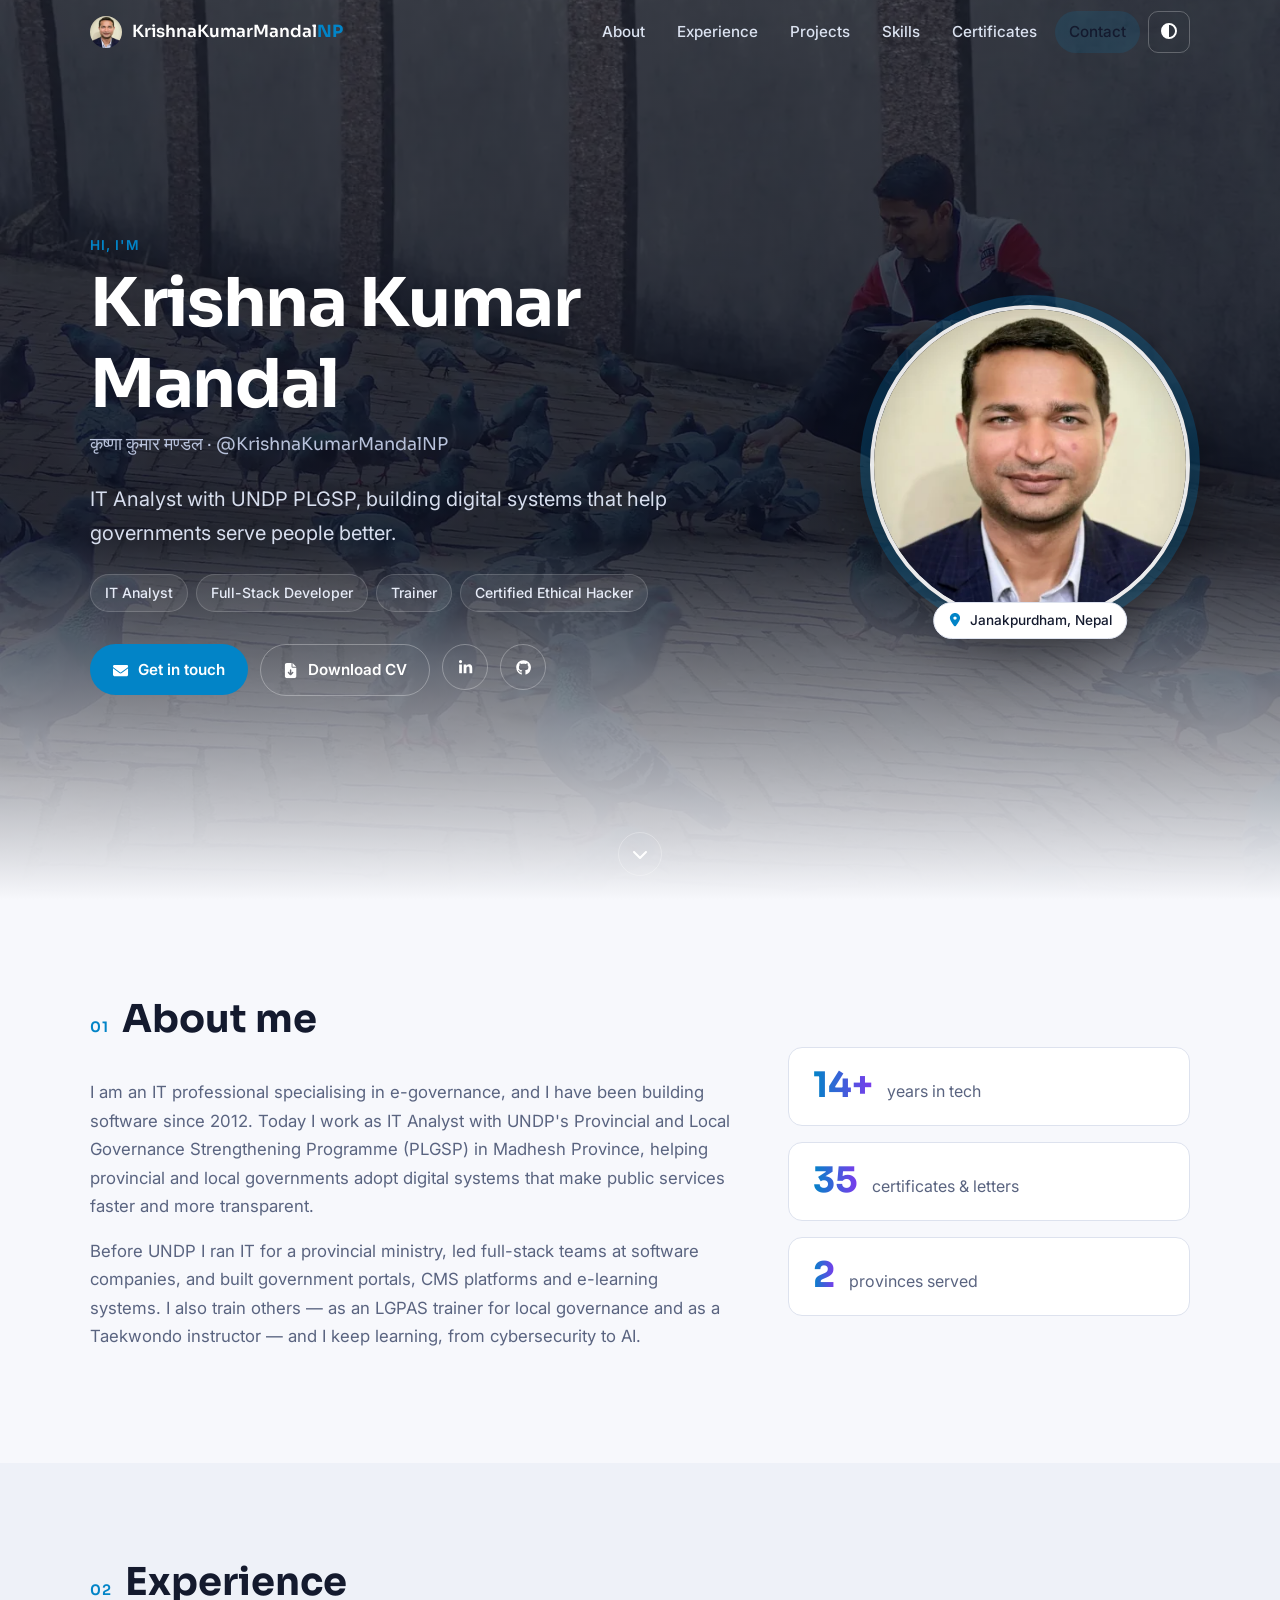
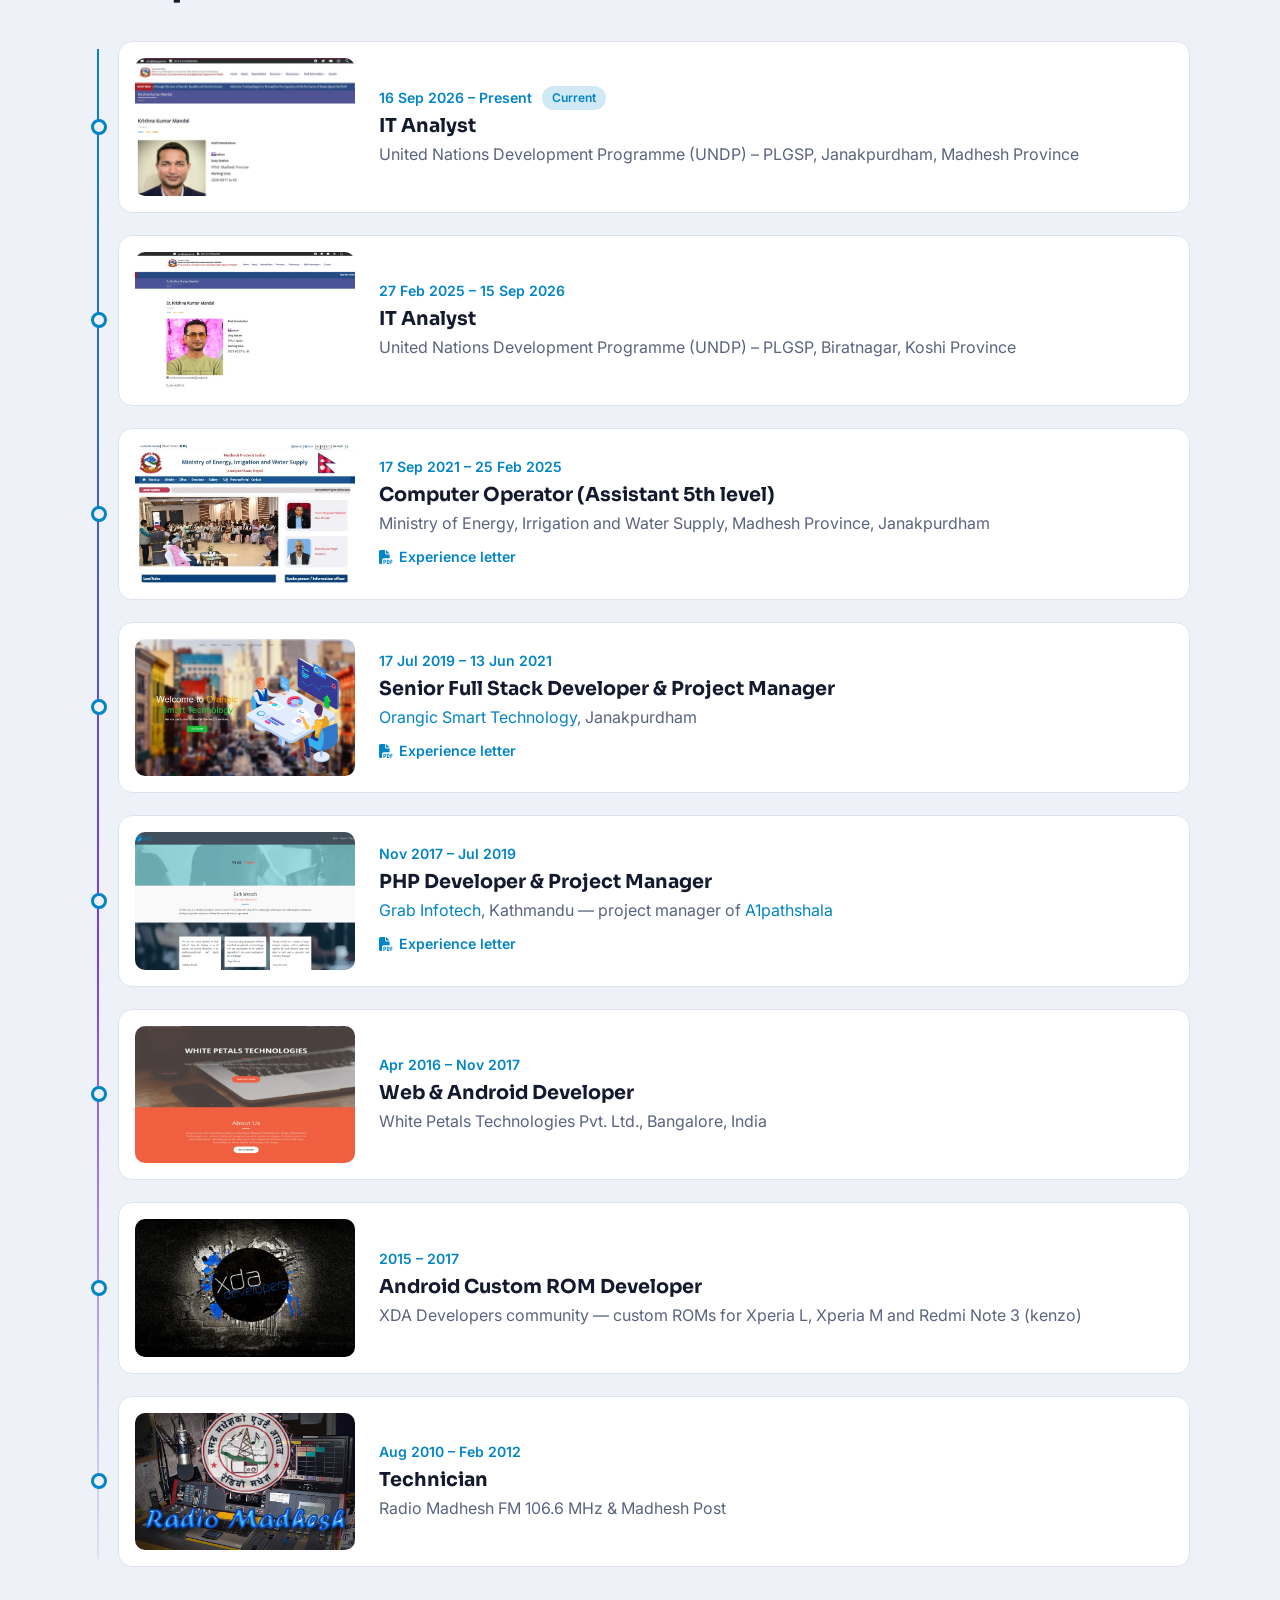
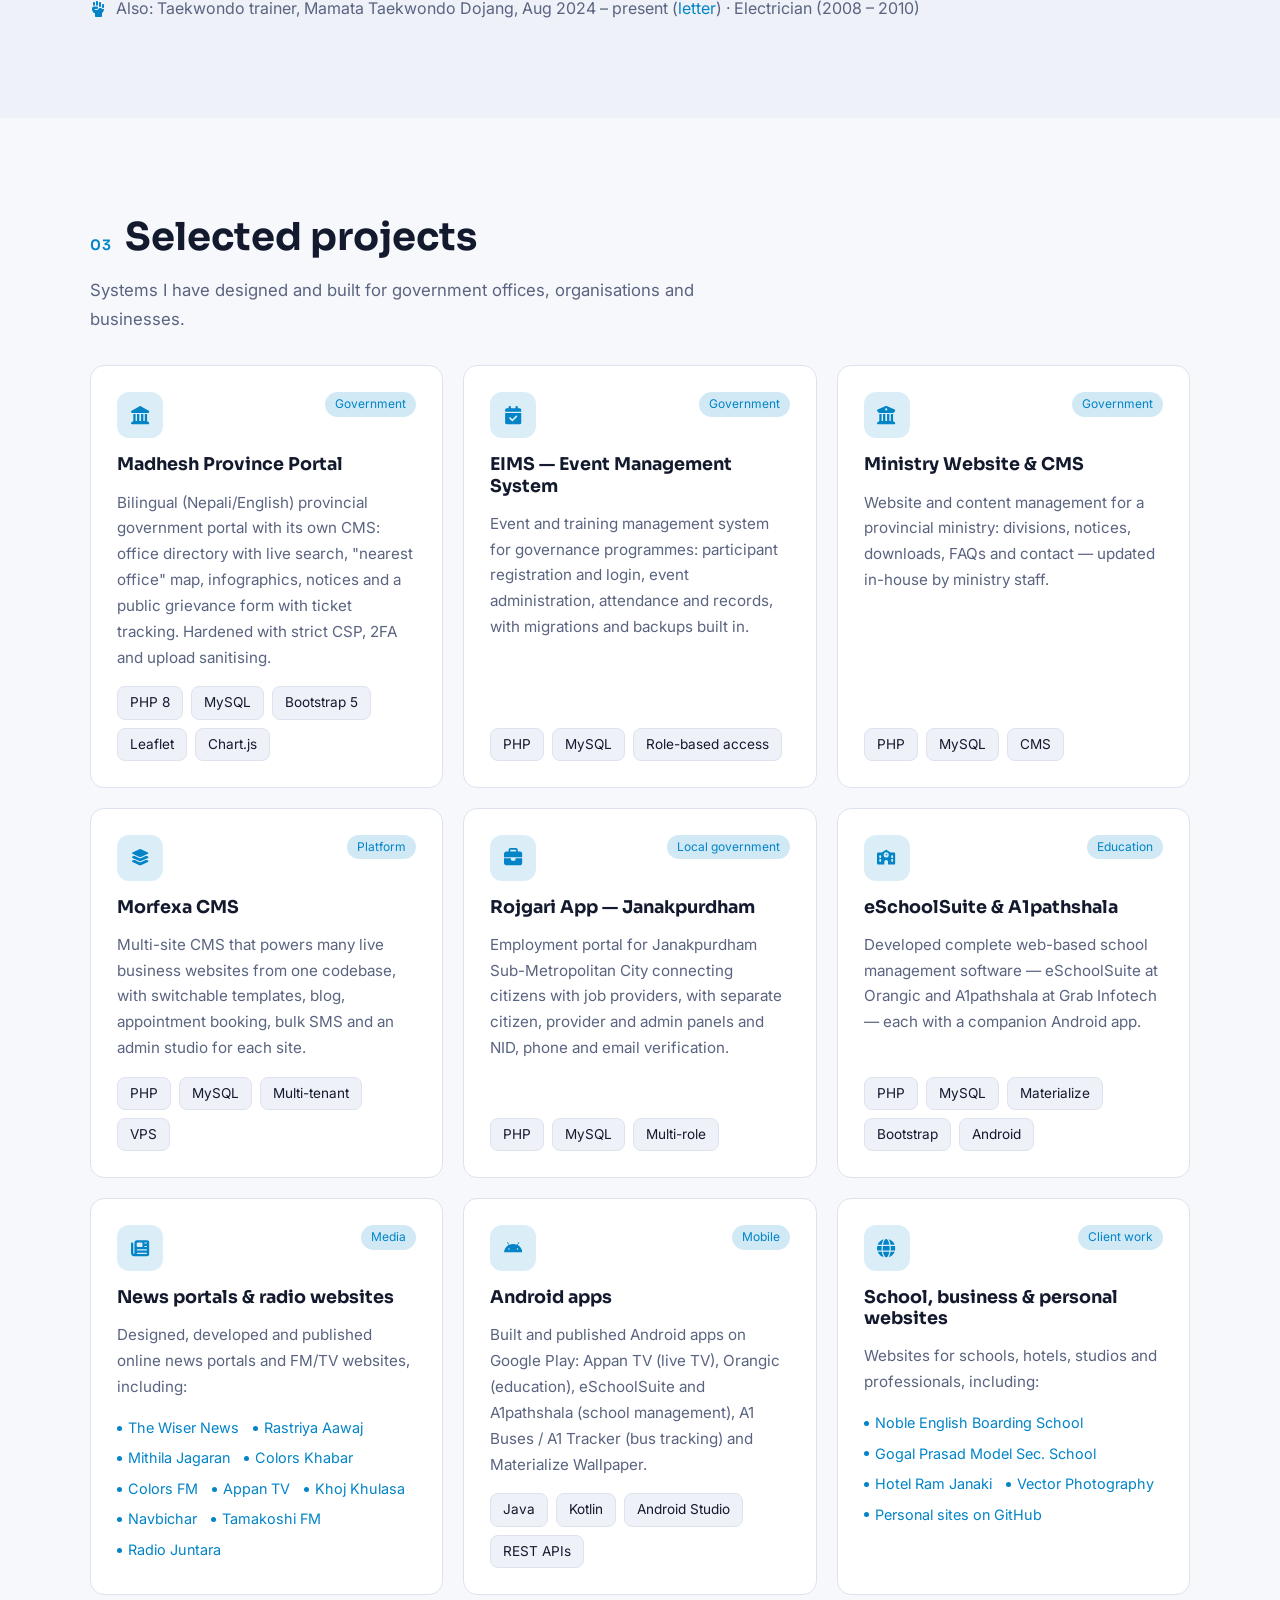
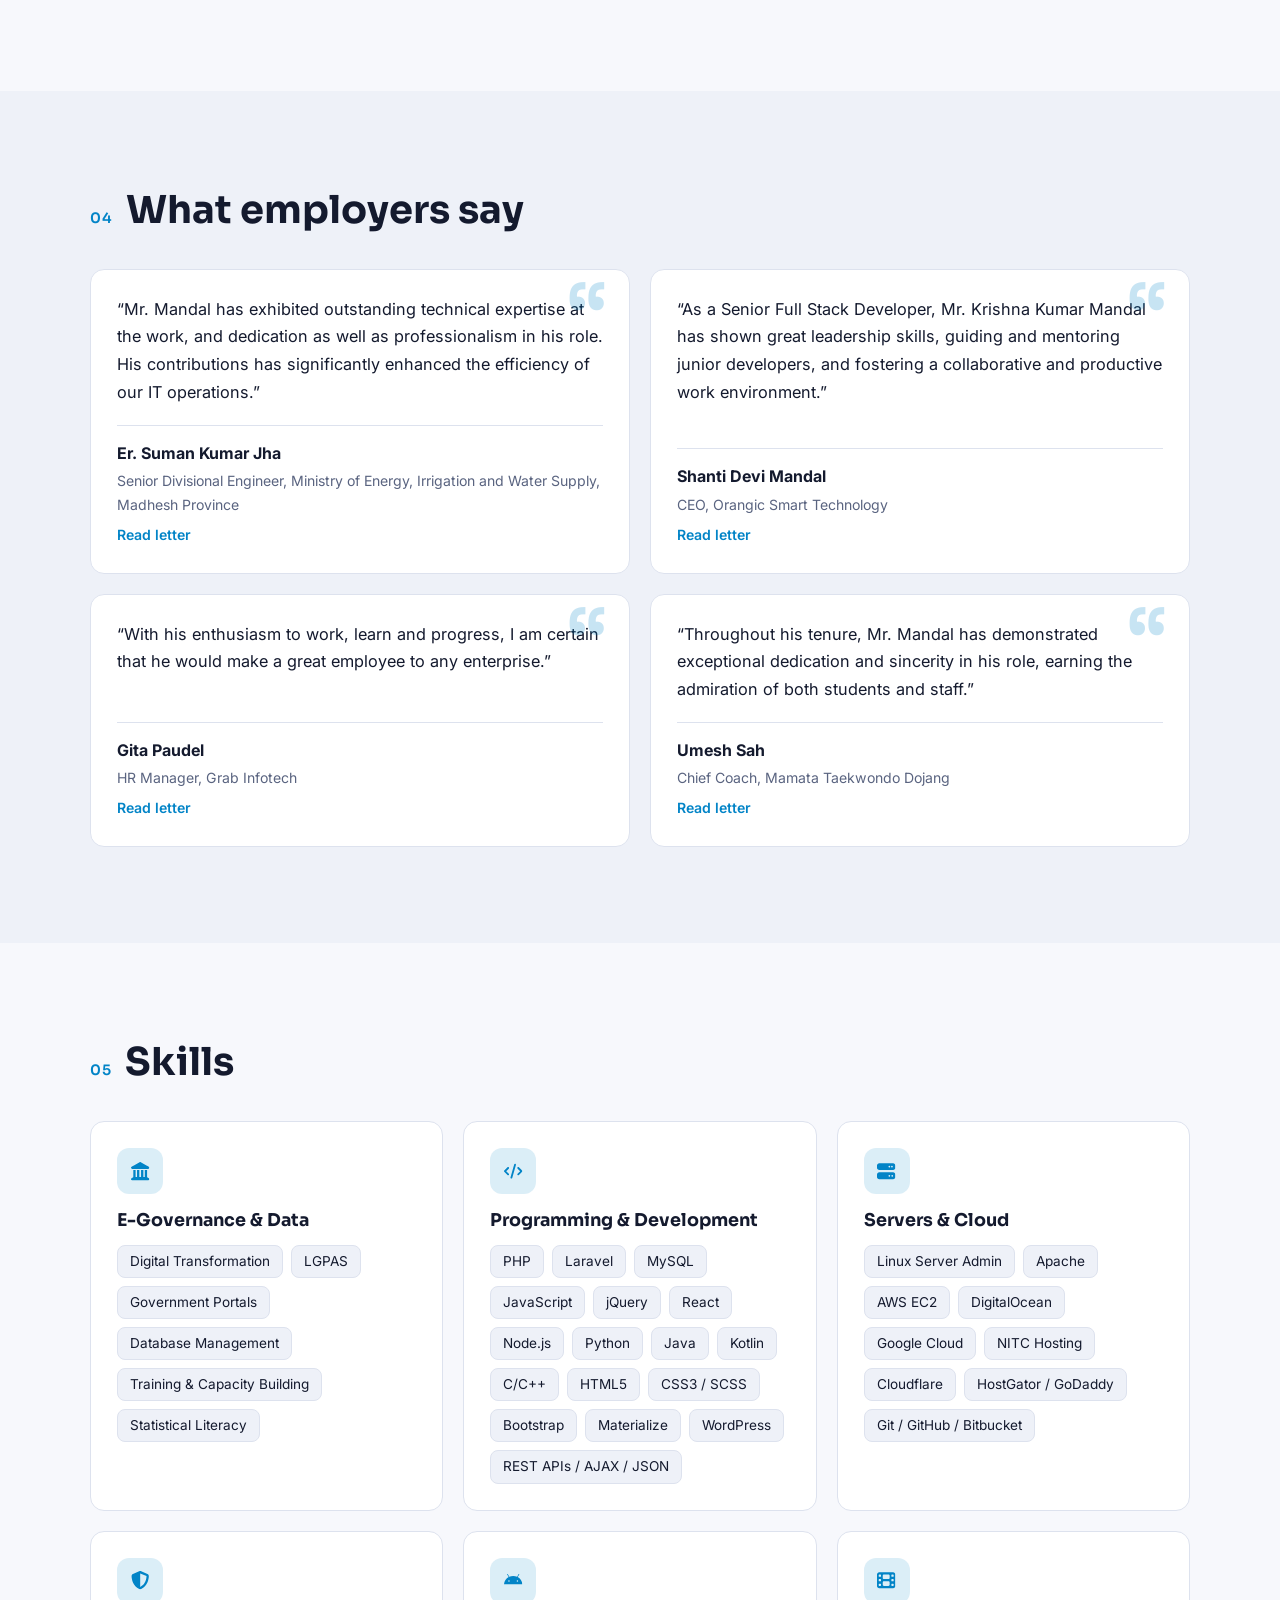
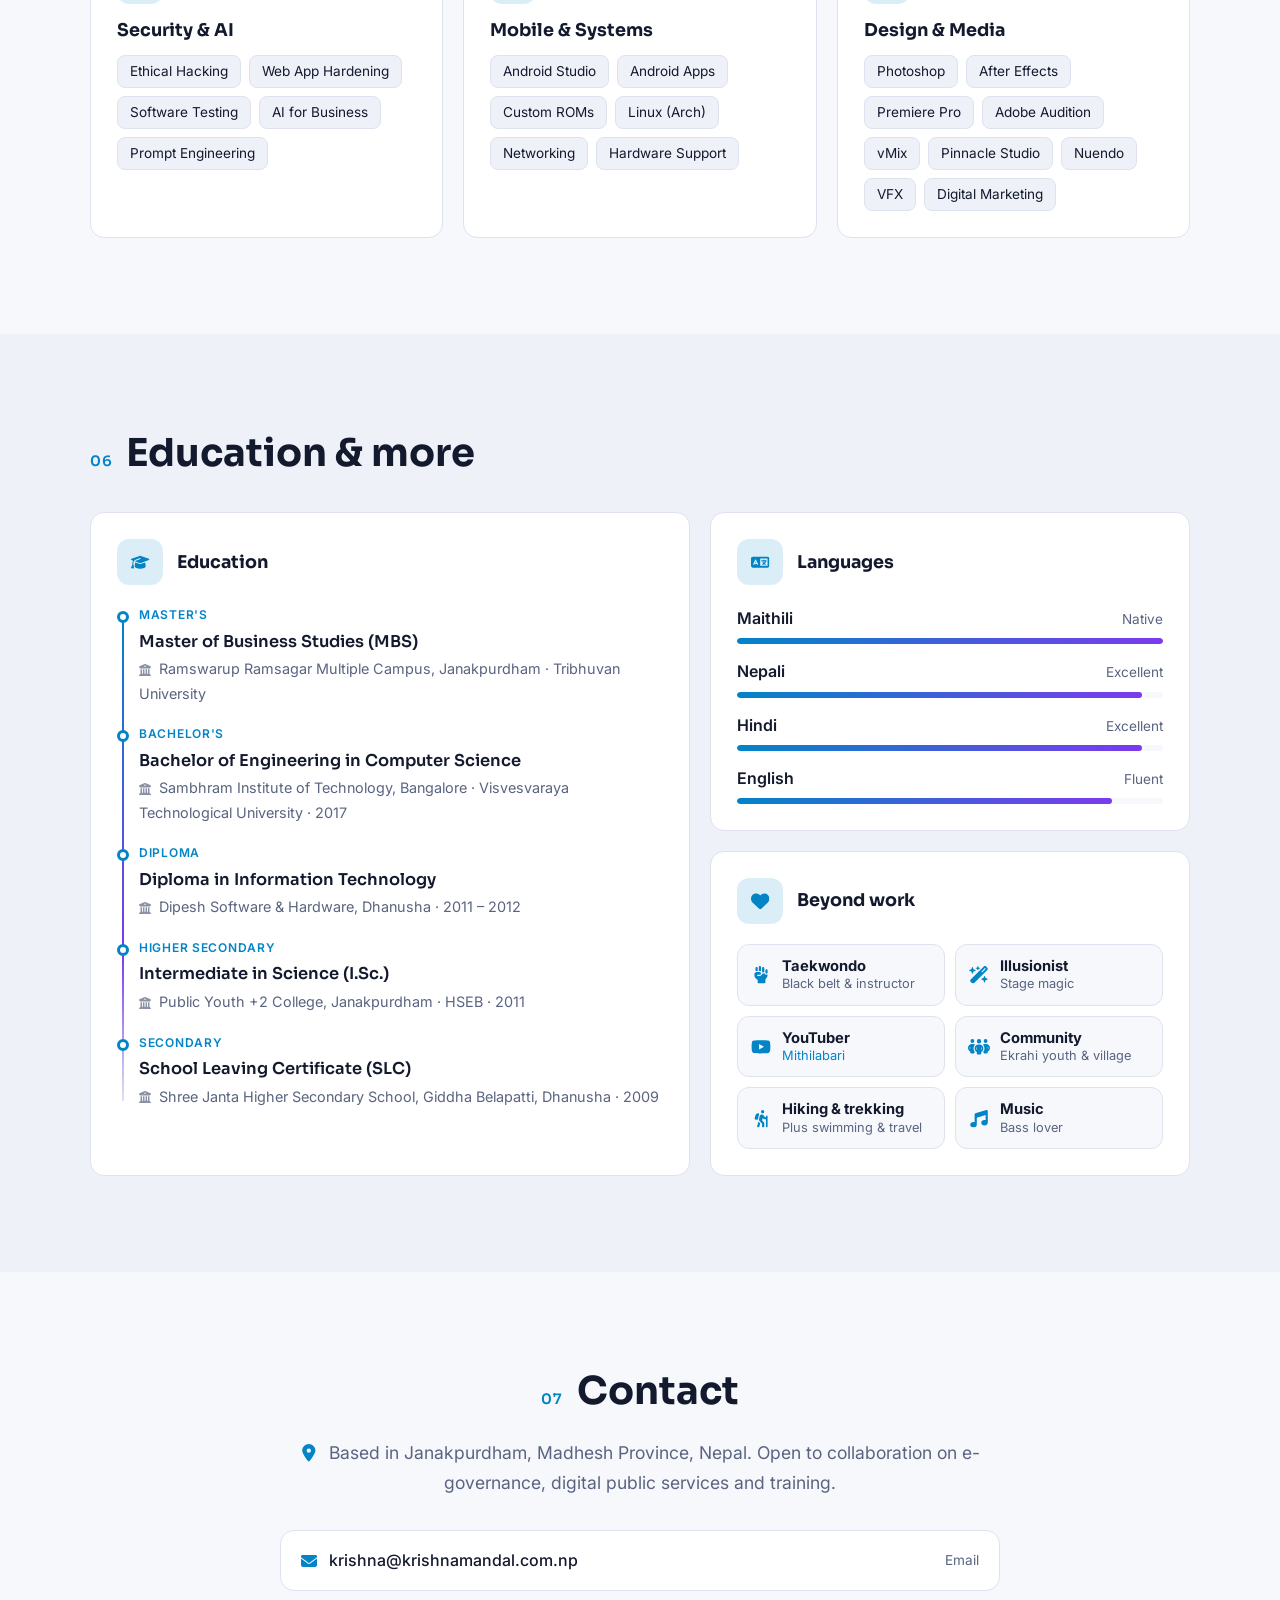
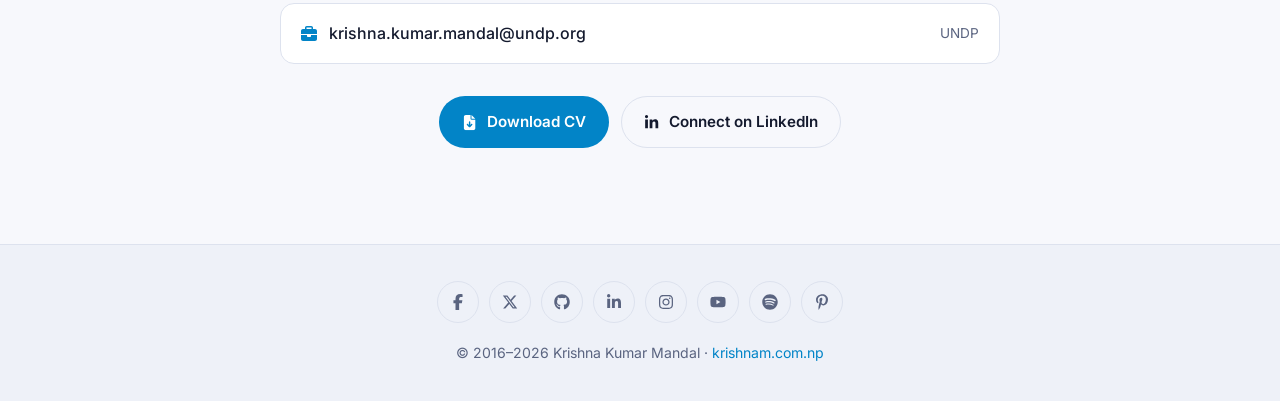
<file: index.html>
<!DOCTYPE html>
<html lang="en">
<head>
	<meta charset="utf-8">
	<meta name="viewport" content="width=device-width, initial-scale=1">
	<title>Krishna Kumar Mandal — IT Analyst</title>
	<meta name="description" content="Krishna Kumar Mandal (कृष्णा कुमार मण्डल) is an IT Analyst with UNDP PLGSP in Janakpurdham, Nepal — building government portals, CMS platforms and digital systems since 2012.">
	<meta name="author" content="Krishna Kumar Mandal">
	<meta name="keywords" content="Krishna Kumar Mandal, कृष्णा कुमार मण्डल, KrishnaKumarMandalNP, hacksterkrishna, krishna mandal, IT analyst, e-governance, UNDP, PLGSP, LGPAS, Madhesh Province, Koshi Province, Janakpurdham, full stack developer, PHP developer, Nepal">
	<meta name="robots" content="index, follow">
	<link rel="canonical" href="https://krishnam.com.np/">

	<!-- Site verification -->
	<meta name="google-site-verification" content="TbnP3-AzugEywa9hH31K4Ud82XLgYtoHEo0uzJ1GhJk">
	<meta name="p:domain_verify" content="372b259136776056f7aa1ce5b2c9c7e9">
	<meta name="msvalidate.01" content="0D26ECF855818B83CFB030E426FFCFA2">

	<!-- Social preview -->
	<meta property="og:type" content="profile">
	<meta property="og:title" content="Krishna Kumar Mandal — IT Analyst">
	<meta property="og:description" content="IT Analyst with UNDP PLGSP, Madhesh Province. Full-stack developer and trainer building digital systems for government since 2012.">
	<meta property="og:url" content="https://krishnam.com.np/">
	<meta property="og:image" content="https://krishnam.com.np/images/web/og.jpg">
	<meta property="og:image:width" content="1200">
	<meta property="og:image:height" content="630">
	<meta property="og:image:alt" content="Krishna Kumar Mandal, IT Analyst, UNDP PLGSP">
	<meta name="twitter:card" content="summary_large_image">

	<link rel="icon" href="favicon.ico?v=2" sizes="any">
	<link rel="icon" type="image/png" href="favicon-32.png?v=2" sizes="32x32">
	<link rel="apple-touch-icon" href="apple-touch-icon.png?v=2">
	<meta name="theme-color" content="#0b1020">
	<script>
		document.documentElement.classList.add('js');
		try { var t = localStorage.getItem('theme'); if (t) document.documentElement.dataset.theme = t; } catch (e) {}
		// Brand intro: first visit only, never for reduced-motion users
		try {
			if (!localStorage.getItem('introSeen') && !matchMedia('(prefers-reduced-motion: reduce)').matches) {
				document.documentElement.classList.add('intro', 'intro-lock');
				localStorage.setItem('introSeen', '1');
			}
		} catch (e) {}
	</script>

	<link rel="preconnect" href="https://fonts.googleapis.com">
	<link rel="preconnect" href="https://fonts.gstatic.com" crossorigin>
	<link rel="stylesheet" href="https://fonts.googleapis.com/css2?family=Inter:wght@400;500;600&family=Sora:wght@600;700&display=swap">
	<link rel="stylesheet" href="assets/css/style.css?v=20261121c">
	<link rel="preload" as="image" href="images/web/banner-sm.webp" media="(max-width: 860px)">
	<link rel="preload" as="image" href="images/web/banner.webp" media="(min-width: 861px)">

	<script type="application/ld+json">
	{
		"@context": "https://schema.org",
		"@type": "Person",
		"name": "Krishna Kumar Mandal",
		"alternateName": ["कृष्णा कुमार मण्डल", "KrishnaKumarMandalNP", "hacksterkrishna"],
		"url": "https://krishnam.com.np/",
		"email": "mailto:krishna@krishnamandal.com.np",
		"image": "https://krishnam.com.np/images/web/krishna.webp",
		"jobTitle": "IT Analyst",
		"worksFor": { "@type": "Organization", "name": "United Nations Development Programme (UNDP) – PLGSP" },
		"address": { "@type": "PostalAddress", "addressLocality": "Janakpurdham", "addressRegion": "Madhesh Province", "addressCountry": "NP" },
		"alumniOf": [
			{ "@type": "CollegeOrUniversity", "name": "Sambhram Institute of Technology, Bangalore (Visvesvaraya Technological University)" },
			{ "@type": "CollegeOrUniversity", "name": "Ramswarup Ramsagar Multiple Campus, Janakpurdham (Tribhuvan University)" }
		],
		"knowsLanguage": ["Nepali", "Maithili", "Hindi", "English"],
		"knowsAbout": ["E-governance", "Web development", "PHP", "Database management", "Digital transformation", "Cybersecurity", "LGPAS"],
		"sameAs": [
			"https://github.com/KrishnaKumarMandalNP",
			"https://www.linkedin.com/in/krishnakumarmandalnp/",
			"https://www.facebook.com/KrishnaKumarMandalNP",
			"https://x.com/krishnamandalnp",
			"https://www.instagram.com/krishnakumarmandalnp/",
			"https://www.youtube.com/mithilabari"
		]
	}
	</script>
</head>
<body>
	<div class="intro-screen" aria-hidden="true">
		<div class="intro-mark">
			<svg class="intro-ring" viewBox="0 0 120 120">
				<defs>
					<linearGradient id="introGrad" x1="0" y1="0" x2="1" y2="1">
						<stop offset="0" stop-color="#38bdf8"/>
						<stop offset="1" stop-color="#a78bfa"/>
					</linearGradient>
				</defs>
				<circle cx="60" cy="60" r="54"/>
			</svg>
			<img class="intro-photo" src="images/web/krishna.webp" alt="" width="104" height="104" fetchpriority="high">
		</div>
		<p class="intro-name"><span style="--i:0">K</span><span style="--i:1">r</span><span style="--i:2">i</span><span style="--i:3">s</span><span style="--i:4">h</span><span style="--i:5">n</span><span style="--i:6">a</span>&nbsp;<span style="--i:7">K</span><span style="--i:8">u</span><span style="--i:9">m</span><span style="--i:10">a</span><span style="--i:11">r</span>&nbsp;<span style="--i:12">M</span><span style="--i:13">a</span><span style="--i:14">n</span><span style="--i:15">d</span><span style="--i:16">a</span><span style="--i:17">l</span></p>
		<p class="intro-tag">IT Analyst · UNDP PLGSP</p>
	</div>

	<a class="skip-link" href="#main">Skip to content</a>

	<header class="site-header" id="top">
		<div class="container nav-bar">
			<a class="brand" href="#top" aria-label="KrishnaKumarMandalNP — back to top">
				<img src="images/web/krishna-sm.webp" alt="" width="32" height="32">
				<span>KrishnaKumarMandal<b>NP</b></span>
			</a>
			<div class="nav-tools">
				<button class="theme-toggle" type="button" aria-label="Switch colour theme"><svg class="icon" aria-hidden="true"><use href="assets/icons.svg?v=20261121c#circle-half-stroke"></use></svg></button>
				<button class="nav-toggle" aria-expanded="false" aria-controls="site-nav" aria-label="Open menu">
					<svg class="icon" aria-hidden="true"><use href="assets/icons.svg?v=20261121c#bars"></use></svg>
				</button>
			</div>
			<nav id="site-nav" class="site-nav" aria-label="Main">
				<a href="#about">About</a>
				<a href="#experience">Experience</a>
				<a href="#projects">Projects</a>
				<a href="#skills">Skills</a>
				<a href="certificates.html">Certificates</a>
				<a href="#contact" class="nav-cta">Contact</a>
			</nav>
		</div>
	</header>

	<main id="main">
		<!-- Hero -->
		<section class="hero">
			<div class="container hero-inner">
				<div class="hero-text">
					<p class="eyebrow">Hi, I'm</p>
					<h1>Krishna Kumar Mandal</h1>
					<p class="handle"><span lang="ne">कृष्णा कुमार मण्डल</span> · @KrishnaKumarMandalNP</p>
					<p class="lead">IT Analyst with UNDP PLGSP, building digital systems that help governments serve people better.</p>
					<ul class="chips" aria-label="Roles">
						<li>IT Analyst</li>
						<li>Full-Stack Developer</li>
						<li>Trainer</li>
						<li>Certified Ethical Hacker</li>
					</ul>
					<div class="hero-actions">
						<a class="btn btn-primary" href="#contact"><svg class="icon" aria-hidden="true"><use href="assets/icons.svg?v=20261121c#envelope"></use></svg> Get in touch</a>
						<a class="btn btn-ghost" href="cv/Krishna-Kumar-Mandal-CV.pdf" target="_blank" rel="noopener"><svg class="icon" aria-hidden="true"><use href="assets/icons.svg?v=20261121c#file-arrow-down"></use></svg> Download CV</a>
						<a class="btn btn-ghost btn-icon" href="https://www.linkedin.com/in/krishnakumarmandalnp/" target="_blank" rel="noopener" aria-label="LinkedIn"><svg class="icon" aria-hidden="true"><use href="assets/icons.svg?v=20261121c#linkedin-in"></use></svg></a>
						<a class="btn btn-ghost btn-icon" href="https://github.com/KrishnaKumarMandalNP" target="_blank" rel="noopener" aria-label="GitHub"><svg class="icon" aria-hidden="true"><use href="assets/icons.svg?v=20261121c#github"></use></svg></a>
					</div>
				</div>
				<div class="hero-photo">
					<img src="images/web/krishna.webp" alt="Portrait of Krishna Kumar Mandal" width="365" height="365">
					<p class="hero-badge"><svg class="icon" aria-hidden="true"><use href="assets/icons.svg?v=20261121c#location-dot"></use></svg> Janakpurdham, Nepal</p>
				</div>
			</div>
			<a class="scroll-hint" href="#about" aria-label="Scroll to About"><svg class="icon" aria-hidden="true"><use href="assets/icons.svg?v=20261121c#chevron-down"></use></svg></a>
		</section>

		<!-- About -->
		<section id="about" class="section">
			<div class="container about-grid">
				<div class="reveal">
					<h2 class="section-title"><span>01</span> About me</h2>
					<p>I am an IT professional specialising in e-governance, and I have been building software since 2012. Today I work as IT Analyst with UNDP's Provincial and Local Governance Strengthening Programme (PLGSP) in Madhesh Province, helping provincial and local governments adopt digital systems that make public services faster and more transparent.</p>
					<p>Before UNDP I ran IT for a provincial ministry, led full-stack teams at software companies, and built government portals, CMS platforms and e-learning systems. I also train others — as an LGPAS trainer for local governance and as a Taekwondo instructor — and I keep learning, from cybersecurity to AI.</p>
				</div>
				<ul class="stats reveal" aria-label="Highlights">
					<li><strong data-since="2012">10+</strong><span>years in tech</span></li>
					<li><strong>35</strong><span>certificates &amp; letters</span></li>
					<li><strong>2</strong><span>provinces served</span></li>
				</ul>
			</div>
		</section>

		<!-- Experience -->
		<section id="experience" class="section section-alt">
			<div class="container">
				<h2 class="section-title reveal"><span>02</span> Experience</h2>
				<ol class="timeline">
					<li class="job reveal">
						<img src="images/web/plgsp-madhesh.webp" alt="Krishna Kumar Mandal's staff profile on the PLGSP website" width="900" height="563" loading="lazy">
						<div class="job-body">
							<p class="job-date">16 Sep 2026 – Present <span class="badge">Current</span></p>
							<h3>IT Analyst</h3>
							<p class="job-org">United Nations Development Programme (UNDP) – PLGSP, Janakpurdham, Madhesh Province</p>
						</div>
					</li>
					<li class="job reveal">
						<img src="images/web/plgsp.webp" alt="PLGSP – Provincial and Local Governance Strengthening Programme" width="900" height="458" loading="lazy">
						<div class="job-body">
							<p class="job-date">27 Feb 2025 – 15 Sep 2026</p>
							<h3>IT Analyst</h3>
							<p class="job-org">United Nations Development Programme (UNDP) – PLGSP, Biratnagar, Koshi Province</p>
						</div>
					</li>
					<li class="job reveal">
						<img src="images/web/mowsed.webp" alt="Ministry of Energy, Irrigation and Water Supply, Madhesh Province" width="681" height="435" loading="lazy">
						<div class="job-body">
							<p class="job-date">17 Sep 2021 – 25 Feb 2025</p>
							<h3>Computer Operator (Assistant 5th level)</h3>
							<p class="job-org">Ministry of Energy, Irrigation and Water Supply, Madhesh Province, Janakpurdham</p>
							<a class="job-doc" href="certificate/experience-mowsed-madhesh-2025.pdf" target="_blank" rel="noopener"><svg class="icon" aria-hidden="true"><use href="assets/icons.svg?v=20261121c#file-pdf"></use></svg> Experience letter</a>
						</div>
					</li>
					<li class="job reveal">
						<img src="images/web/orangic.webp" alt="Orangic Smart Technology" width="900" height="447" loading="lazy">
						<div class="job-body">
							<p class="job-date">17 Jul 2019 – 13 Jun 2021</p>
							<h3>Senior Full Stack Developer &amp; Project Manager</h3>
							<p class="job-org"><a href="https://orangicsmarttechnology.com.np" target="_blank" rel="noopener">Orangic Smart Technology</a>, Janakpurdham</p>
							<a class="job-doc" href="certificate/experience-orangic-2021.pdf" target="_blank" rel="noopener"><svg class="icon" aria-hidden="true"><use href="assets/icons.svg?v=20261121c#file-pdf"></use></svg> Experience letter</a>
						</div>
					</li>
					<li class="job reveal">
						<img src="images/web/pic06.webp" alt="Grab Infotech" width="683" height="416" loading="lazy">
						<div class="job-body">
							<p class="job-date">Nov 2017 – Jul 2019</p>
							<h3>PHP Developer &amp; Project Manager</h3>
							<p class="job-org"><a href="http://grabinfotech.com/" target="_blank" rel="noopener">Grab Infotech</a>, Kathmandu — project manager of <a href="https://a1pathshala.com/" target="_blank" rel="noopener">A1pathshala</a></p>
							<a class="job-doc" href="certificate/experience-grab-infotech-2019.pdf" target="_blank" rel="noopener"><svg class="icon" aria-hidden="true"><use href="assets/icons.svg?v=20261121c#file-pdf"></use></svg> Experience letter</a>
						</div>
					</li>
					<li class="job reveal">
						<img src="images/web/pic01.webp" alt="White Petals Technologies website" width="638" height="416" loading="lazy">
						<div class="job-body">
							<p class="job-date">Apr 2016 – Nov 2017</p>
							<h3>Web &amp; Android Developer</h3>
							<p class="job-org">White Petals Technologies Pvt. Ltd., Bangalore, India</p>
						</div>
					</li>
					<li class="job reveal">
						<img src="images/web/pic02.webp" alt="Android custom ROM development" width="770" height="416" loading="lazy">
						<div class="job-body">
							<p class="job-date">2015 – 2017</p>
							<h3>Android Custom ROM Developer</h3>
							<p class="job-org">XDA Developers community — custom ROMs for Xperia L, Xperia M and Redmi Note 3 (kenzo)</p>
						</div>
					</li>
					<li class="job reveal">
						<img src="images/web/pic03.webp" alt="Radio Madhesh FM 106.6 MHz" width="800" height="599" loading="lazy">
						<div class="job-body">
							<p class="job-date">Aug 2010 – Feb 2012</p>
							<h3>Technician</h3>
							<p class="job-org">Radio Madhesh FM 106.6 MHz &amp; Madhesh Post</p>
						</div>
					</li>
				</ol>
				<p class="also reveal"><svg class="icon" aria-hidden="true"><use href="assets/icons.svg?v=20261121c#hand-fist"></use></svg> <span>Also: Taekwondo trainer, Mamata Taekwondo Dojang, Aug 2024 – present (<a href="certificate/taekwondo-instructor-mamata-dojang-2081.pdf" target="_blank" rel="noopener">letter</a>) · Electrician (2008 – 2010)</span></p>
			</div>
		</section>

		<!-- Projects -->
		<section id="projects" class="section">
			<div class="container">
				<h2 class="section-title reveal"><span>03</span> Selected projects</h2>
				<p class="section-lead reveal">Systems I have designed and built for government offices, organisations and businesses.</p>
				<div class="cards projects">
					<article class="card project reveal">
						<div class="project-head"><span class="card-icon" aria-hidden="true"><svg class="icon" aria-hidden="true"><use href="assets/icons.svg?v=20261121c#landmark"></use></svg></span><span class="badge">Government</span></div>
						<h3>Madhesh Province Portal</h3>
						<p>Bilingual (Nepali/English) provincial government portal with its own CMS: office directory with live search, "nearest office" map, infographics, notices and a public grievance form with ticket tracking. Hardened with strict CSP, 2FA and upload sanitising.</p>
						<ul class="tags"><li>PHP 8</li><li>MySQL</li><li>Bootstrap 5</li><li>Leaflet</li><li>Chart.js</li></ul>
					</article>
					<article class="card project reveal">
						<div class="project-head"><span class="card-icon" aria-hidden="true"><svg class="icon" aria-hidden="true"><use href="assets/icons.svg?v=20261121c#calendar-check"></use></svg></span><span class="badge">Government</span></div>
						<h3>EIMS — Event Management System</h3>
						<p>Event and training management system for governance programmes: participant registration and login, event administration, attendance and records, with migrations and backups built in.</p>
						<ul class="tags"><li>PHP</li><li>MySQL</li><li>Role-based access</li></ul>
					</article>
					<article class="card project reveal">
						<div class="project-head"><span class="card-icon" aria-hidden="true"><svg class="icon" aria-hidden="true"><use href="assets/icons.svg?v=20261121c#building-columns"></use></svg></span><span class="badge">Government</span></div>
						<h3>Ministry Website &amp; CMS</h3>
						<p>Website and content management for a provincial ministry: divisions, notices, downloads, FAQs and contact — updated in-house by ministry staff.</p>
						<ul class="tags"><li>PHP</li><li>MySQL</li><li>CMS</li></ul>
					</article>
					<article class="card project reveal">
						<div class="project-head"><span class="card-icon" aria-hidden="true"><svg class="icon" aria-hidden="true"><use href="assets/icons.svg?v=20261121c#layer-group"></use></svg></span><span class="badge">Platform</span></div>
						<h3>Morfexa CMS</h3>
						<p>Multi-site CMS that powers many live business websites from one codebase, with switchable templates, blog, appointment booking, bulk SMS and an admin studio for each site.</p>
						<ul class="tags"><li>PHP</li><li>MySQL</li><li>Multi-tenant</li><li>VPS</li></ul>
					</article>
					<article class="card project reveal">
						<div class="project-head"><span class="card-icon" aria-hidden="true"><svg class="icon" aria-hidden="true"><use href="assets/icons.svg?v=20261121c#briefcase"></use></svg></span><span class="badge">Local government</span></div>
						<h3>Rojgari App — Janakpurdham</h3>
						<p>Employment portal for Janakpurdham Sub-Metropolitan City connecting citizens with job providers, with separate citizen, provider and admin panels and NID, phone and email verification.</p>
						<ul class="tags"><li>PHP</li><li>MySQL</li><li>Multi-role</li></ul>
					</article>
					<article class="card project reveal">
						<div class="project-head"><span class="card-icon" aria-hidden="true"><svg class="icon" aria-hidden="true"><use href="assets/icons.svg?v=20261121c#school"></use></svg></span><span class="badge">Education</span></div>
						<h3>eSchoolSuite &amp; A1pathshala</h3>
						<p>Developed complete web-based school management software — eSchoolSuite at Orangic and A1pathshala at Grab Infotech — each with a companion Android app.</p>
						<ul class="tags"><li>PHP</li><li>MySQL</li><li>Materialize</li><li>Bootstrap</li><li>Android</li></ul>
					</article>
					<article class="card project reveal">
						<div class="project-head"><span class="card-icon" aria-hidden="true"><svg class="icon" aria-hidden="true"><use href="assets/icons.svg?v=20261121c#newspaper"></use></svg></span><span class="badge">Media</span></div>
						<h3>News portals &amp; radio websites</h3>
						<p>Designed, developed and published online news portals and FM/TV websites, including:</p>
						<ul class="link-list">
							<li><a href="https://thewisernews.com" target="_blank" rel="noopener">The Wiser News</a></li>
							<li><a href="https://rastriyaawaj.com" target="_blank" rel="noopener">Rastriya Aawaj</a></li>
							<li><a href="https://mithilajagaran.com" target="_blank" rel="noopener">Mithila Jagaran</a></li>
							<li><a href="https://colorskhabar.com" target="_blank" rel="noopener">Colors Khabar</a></li>
							<li><a href="https://colorsfm.com.np" target="_blank" rel="noopener">Colors FM</a></li>
							<li><a href="https://www.appantv.com.np" target="_blank" rel="noopener">Appan TV</a></li>
							<li><a href="https://khojkhulasa.com" target="_blank" rel="noopener">Khoj Khulasa</a></li>
							<li><a href="http://navbichar.com" target="_blank" rel="noopener">Navbichar</a></li>
							<li><a href="https://tamakoshifm.com" target="_blank" rel="noopener">Tamakoshi FM</a></li>
							<li><a href="https://eradiojuntara.com" target="_blank" rel="noopener">Radio Juntara</a></li>
						</ul>
					</article>
					<article class="card project reveal">
						<div class="project-head"><span class="card-icon" aria-hidden="true"><svg class="icon" aria-hidden="true"><use href="assets/icons.svg?v=20261121c#android"></use></svg></span><span class="badge">Mobile</span></div>
						<h3>Android apps</h3>
						<p>Built and published Android apps on Google Play: Appan TV (live TV), Orangic (education), eSchoolSuite and A1pathshala (school management), A1 Buses / A1 Tracker (bus tracking) and Materialize Wallpaper.</p>
						<ul class="tags"><li>Java</li><li>Kotlin</li><li>Android Studio</li><li>REST APIs</li></ul>
					</article>
					<article class="card project reveal">
						<div class="project-head"><span class="card-icon" aria-hidden="true"><svg class="icon" aria-hidden="true"><use href="assets/icons.svg?v=20261121c#globe"></use></svg></span><span class="badge">Client work</span></div>
						<h3>School, business &amp; personal websites</h3>
						<p>Websites for schools, hotels, studios and professionals, including:</p>
						<ul class="link-list">
							<li><a href="https://noblejnk.edu.np" target="_blank" rel="noopener">Noble English Boarding School</a></li>
							<li><a href="https://gogalprasad.edu.np" target="_blank" rel="noopener">Gogal Prasad Model Sec. School</a></li>
							<li><a href="https://hotelramjanaki.com" target="_blank" rel="noopener">Hotel Ram Janaki</a></li>
							<li><a href="https://vectorphotography.github.io" target="_blank" rel="noopener">Vector Photography</a></li>
							<li><a href="https://github.com/KrishnaKumarMandalNP?tab=repositories" target="_blank" rel="noopener">Personal sites on GitHub</a></li>
						</ul>
					</article>
				</div>
			</div>
		</section>

		<!-- Testimonials -->
		<section id="testimonials" class="section section-alt">
			<div class="container">
				<h2 class="section-title reveal"><span>04</span> What employers say</h2>
				<div class="cards quotes">
					<figure class="card quote reveal">
						<blockquote>“Mr. Mandal has exhibited outstanding technical expertise at the work, and dedication as well as professionalism in his role. His contributions has significantly enhanced the efficiency of our IT operations.”</blockquote>
						<figcaption><strong>Er. Suman Kumar Jha</strong><span>Senior Divisional Engineer, Ministry of Energy, Irrigation and Water Supply, Madhesh Province</span><a href="certificate/experience-mowsed-madhesh-2025.pdf" target="_blank" rel="noopener">Read letter</a></figcaption>
					</figure>
					<figure class="card quote reveal">
						<blockquote>“As a Senior Full Stack Developer, Mr. Krishna Kumar Mandal has shown great leadership skills, guiding and mentoring junior developers, and fostering a collaborative and productive work environment.”</blockquote>
						<figcaption><strong>Shanti Devi Mandal</strong><span>CEO, Orangic Smart Technology</span><a href="certificate/experience-orangic-2021.pdf" target="_blank" rel="noopener">Read letter</a></figcaption>
					</figure>
					<figure class="card quote reveal">
						<blockquote>“With his enthusiasm to work, learn and progress, I am certain that he would make a great employee to any enterprise.”</blockquote>
						<figcaption><strong>Gita Paudel</strong><span>HR Manager, Grab Infotech</span><a href="certificate/experience-grab-infotech-2019.pdf" target="_blank" rel="noopener">Read letter</a></figcaption>
					</figure>
					<figure class="card quote reveal">
						<blockquote>“Throughout his tenure, Mr. Mandal has demonstrated exceptional dedication and sincerity in his role, earning the admiration of both students and staff.”</blockquote>
						<figcaption><strong>Umesh Sah</strong><span>Chief Coach, Mamata Taekwondo Dojang</span><a href="certificate/taekwondo-instructor-mamata-dojang-2081.pdf" target="_blank" rel="noopener">Read letter</a></figcaption>
					</figure>
				</div>
			</div>
		</section>

		<!-- Skills -->
		<section id="skills" class="section">
			<div class="container">
				<h2 class="section-title reveal"><span>05</span> Skills</h2>
				<div class="cards">
					<article class="card reveal">
						<span class="card-icon" aria-hidden="true"><svg class="icon" aria-hidden="true"><use href="assets/icons.svg?v=20261121c#landmark"></use></svg></span>
						<h3>E-Governance &amp; Data</h3>
						<ul class="tags"><li>Digital Transformation</li><li>LGPAS</li><li>Government Portals</li><li>Database Management</li><li>Training &amp; Capacity Building</li><li>Statistical Literacy</li></ul>
					</article>
					<article class="card reveal">
						<span class="card-icon" aria-hidden="true"><svg class="icon" aria-hidden="true"><use href="assets/icons.svg?v=20261121c#code"></use></svg></span>
						<h3>Programming &amp; Development</h3>
						<ul class="tags"><li>PHP</li><li>Laravel</li><li>MySQL</li><li>JavaScript</li><li>jQuery</li><li>React</li><li>Node.js</li><li>Python</li><li>Java</li><li>Kotlin</li><li>C/C++</li><li>HTML5</li><li>CSS3 / SCSS</li><li>Bootstrap</li><li>Materialize</li><li>WordPress</li><li>REST APIs / AJAX / JSON</li></ul>
					</article>
					<article class="card reveal">
						<span class="card-icon" aria-hidden="true"><svg class="icon" aria-hidden="true"><use href="assets/icons.svg?v=20261121c#server"></use></svg></span>
						<h3>Servers &amp; Cloud</h3>
						<ul class="tags"><li>Linux Server Admin</li><li>Apache</li><li>AWS EC2</li><li>DigitalOcean</li><li>Google Cloud</li><li>NITC Hosting</li><li>Cloudflare</li><li>HostGator / GoDaddy</li><li>Git / GitHub / Bitbucket</li></ul>
					</article>
					<article class="card reveal">
						<span class="card-icon" aria-hidden="true"><svg class="icon" aria-hidden="true"><use href="assets/icons.svg?v=20261121c#shield-halved"></use></svg></span>
						<h3>Security &amp; AI</h3>
						<ul class="tags"><li>Ethical Hacking</li><li>Web App Hardening</li><li>Software Testing</li><li>AI for Business</li><li>Prompt Engineering</li></ul>
					</article>
					<article class="card reveal">
						<span class="card-icon" aria-hidden="true"><svg class="icon" aria-hidden="true"><use href="assets/icons.svg?v=20261121c#android"></use></svg></span>
						<h3>Mobile &amp; Systems</h3>
						<ul class="tags"><li>Android Studio</li><li>Android Apps</li><li>Custom ROMs</li><li>Linux (Arch)</li><li>Networking</li><li>Hardware Support</li></ul>
					</article>
					<article class="card reveal">
						<span class="card-icon" aria-hidden="true"><svg class="icon" aria-hidden="true"><use href="assets/icons.svg?v=20261121c#film"></use></svg></span>
						<h3>Design &amp; Media</h3>
						<ul class="tags"><li>Photoshop</li><li>After Effects</li><li>Premiere Pro</li><li>Adobe Audition</li><li>vMix</li><li>Pinnacle Studio</li><li>Nuendo</li><li>VFX</li><li>Digital Marketing</li></ul>
					</article>
				</div>
			</div>
		</section>

		<!-- Education & more -->
		<section id="education" class="section section-alt">
			<div class="container">
				<h2 class="section-title reveal"><span>06</span> Education &amp; more</h2>
				<div class="edu-grid">
					<article class="card edu reveal">
						<div class="card-title"><span class="card-icon" aria-hidden="true"><svg class="icon" aria-hidden="true"><use href="assets/icons.svg?v=20261121c#graduation-cap"></use></svg></span><h3>Education</h3></div>
						<ol class="edu-list">
							<li>
								<span class="edu-level">Master's</span>
								<strong>Master of Business Studies (MBS)</strong>
								<span class="edu-school"><svg class="icon" aria-hidden="true"><use href="assets/icons.svg?v=20261121c#building-columns"></use></svg> Ramswarup Ramsagar Multiple Campus, Janakpurdham · Tribhuvan University</span>
							</li>
							<li>
								<span class="edu-level">Bachelor's</span>
								<strong>Bachelor of Engineering in Computer Science</strong>
								<span class="edu-school"><svg class="icon" aria-hidden="true"><use href="assets/icons.svg?v=20261121c#building-columns"></use></svg> Sambhram Institute of Technology, Bangalore · Visvesvaraya Technological University · 2017</span>
							</li>
							<li>
								<span class="edu-level">Diploma</span>
								<strong>Diploma in Information Technology</strong>
								<span class="edu-school"><svg class="icon" aria-hidden="true"><use href="assets/icons.svg?v=20261121c#building-columns"></use></svg> Dipesh Software &amp; Hardware, Dhanusha · 2011 – 2012</span>
							</li>
							<li>
								<span class="edu-level">Higher secondary</span>
								<strong>Intermediate in Science (I.Sc.)</strong>
								<span class="edu-school"><svg class="icon" aria-hidden="true"><use href="assets/icons.svg?v=20261121c#building-columns"></use></svg> Public Youth +2 College, Janakpurdham · HSEB · 2011</span>
							</li>
							<li>
								<span class="edu-level">Secondary</span>
								<strong>School Leaving Certificate (SLC)</strong>
								<span class="edu-school"><svg class="icon" aria-hidden="true"><use href="assets/icons.svg?v=20261121c#building-columns"></use></svg> Shree Janta Higher Secondary School, Giddha Belapatti, Dhanusha · 2009</span>
							</li>
						</ol>
					</article>

					<article class="card reveal">
						<div class="card-title"><span class="card-icon" aria-hidden="true"><svg class="icon" aria-hidden="true"><use href="assets/icons.svg?v=20261121c#language"></use></svg></span><h3>Languages</h3></div>
						<ul class="langs">
							<li><span class="lang-name">Maithili</span><span class="lang-level">Native</span><span class="meter" aria-hidden="true"><span style="width:100%"></span></span></li>
							<li><span class="lang-name">Nepali</span><span class="lang-level">Excellent</span><span class="meter" aria-hidden="true"><span style="width:95%"></span></span></li>
							<li><span class="lang-name">Hindi</span><span class="lang-level">Excellent</span><span class="meter" aria-hidden="true"><span style="width:95%"></span></span></li>
							<li><span class="lang-name">English</span><span class="lang-level">Fluent</span><span class="meter" aria-hidden="true"><span style="width:88%"></span></span></li>
						</ul>
					</article>

					<article class="card reveal">
						<div class="card-title"><span class="card-icon" aria-hidden="true"><svg class="icon" aria-hidden="true"><use href="assets/icons.svg?v=20261121c#heart"></use></svg></span><h3>Beyond work</h3></div>
						<ul class="hobbies">
							<li><svg class="icon" aria-hidden="true"><use href="assets/icons.svg?v=20261121c#hand-fist"></use></svg><strong>Taekwondo</strong><span>Black belt &amp; instructor</span></li>
							<li><svg class="icon" aria-hidden="true"><use href="assets/icons.svg?v=20261121c#wand-magic-sparkles"></use></svg><strong>Illusionist</strong><span>Stage magic</span></li>
							<li><svg class="icon" aria-hidden="true"><use href="assets/icons.svg?v=20261121c#youtube"></use></svg><strong>YouTuber</strong><span><a href="https://www.youtube.com/mithilabari" target="_blank" rel="noopener">Mithilabari</a></span></li>
							<li><svg class="icon" aria-hidden="true"><use href="assets/icons.svg?v=20261121c#people-group"></use></svg><strong>Community</strong><span>Ekrahi youth &amp; village</span></li>
							<li><svg class="icon" aria-hidden="true"><use href="assets/icons.svg?v=20261121c#person-hiking"></use></svg><strong>Hiking &amp; trekking</strong><span>Plus swimming &amp; travel</span></li>
							<li><svg class="icon" aria-hidden="true"><use href="assets/icons.svg?v=20261121c#music"></use></svg><strong>Music</strong><span>Bass lover</span></li>
						</ul>
					</article>
				</div>
			</div>
		</section>

		<!-- Contact -->
		<section id="contact" class="section contact">
			<div class="container contact-inner reveal">
				<h2 class="section-title"><span>07</span> Contact</h2>
				<p class="contact-lead"><svg class="icon" aria-hidden="true"><use href="assets/icons.svg?v=20261121c#location-dot"></use></svg> Based in Janakpurdham, Madhesh Province, Nepal. Open to collaboration on e-governance, digital public services and training.</p>
				<ul class="emails">
					<li><a href="mailto:krishna@krishnamandal.com.np"><svg class="icon" aria-hidden="true"><use href="assets/icons.svg?v=20261121c#envelope"></use></svg> krishna@krishnamandal.com.np</a><span>Email</span></li>
					<li><a href="mailto:krishna.kumar.mandal@undp.org"><svg class="icon" aria-hidden="true"><use href="assets/icons.svg?v=20261121c#briefcase"></use></svg> krishna.kumar.mandal@undp.org</a><span>UNDP</span></li>
				</ul>
				<div class="contact-actions">
					<a class="btn btn-primary" href="cv/Krishna-Kumar-Mandal-CV.pdf" target="_blank" rel="noopener"><svg class="icon" aria-hidden="true"><use href="assets/icons.svg?v=20261121c#file-arrow-down"></use></svg> Download CV</a>
					<a class="btn btn-ghost" href="https://www.linkedin.com/in/krishnakumarmandalnp/" target="_blank" rel="noopener"><svg class="icon" aria-hidden="true"><use href="assets/icons.svg?v=20261121c#linkedin-in"></use></svg> Connect on LinkedIn</a>
				</div>
			</div>
		</section>
	</main>

	<footer class="site-footer">
		<div class="container footer-inner">
			<ul class="socials" aria-label="Social profiles">
				<li><a href="https://www.facebook.com/KrishnaKumarMandalNP" target="_blank" rel="noopener" aria-label="Facebook"><svg class="icon" aria-hidden="true"><use href="assets/icons.svg?v=20261121c#facebook-f"></use></svg></a></li>
				<li><a href="https://x.com/krishnamandalnp" target="_blank" rel="noopener" aria-label="X (Twitter)"><svg class="icon" aria-hidden="true"><use href="assets/icons.svg?v=20261121c#x-twitter"></use></svg></a></li>
				<li><a href="https://github.com/KrishnaKumarMandalNP" target="_blank" rel="noopener" aria-label="GitHub"><svg class="icon" aria-hidden="true"><use href="assets/icons.svg?v=20261121c#github"></use></svg></a></li>
				<li><a href="https://www.linkedin.com/in/krishnakumarmandalnp/" target="_blank" rel="noopener" aria-label="LinkedIn"><svg class="icon" aria-hidden="true"><use href="assets/icons.svg?v=20261121c#linkedin-in"></use></svg></a></li>
				<li><a href="https://www.instagram.com/krishnakumarmandalnp/" target="_blank" rel="noopener" aria-label="Instagram"><svg class="icon" aria-hidden="true"><use href="assets/icons.svg?v=20261121c#instagram"></use></svg></a></li>
				<li><a href="https://www.youtube.com/mithilabari" target="_blank" rel="noopener" aria-label="YouTube"><svg class="icon" aria-hidden="true"><use href="assets/icons.svg?v=20261121c#youtube"></use></svg></a></li>
				<li><a href="https://open.spotify.com/user/hacksterkrishna" target="_blank" rel="noopener" aria-label="Spotify"><svg class="icon" aria-hidden="true"><use href="assets/icons.svg?v=20261121c#spotify"></use></svg></a></li>
				<li><a href="https://www.pinterest.com/hacksterkrishna" target="_blank" rel="noopener" aria-label="Pinterest"><svg class="icon" aria-hidden="true"><use href="assets/icons.svg?v=20261121c#pinterest-p"></use></svg></a></li>
			</ul>
			<p class="copyright">&copy; 2016–<span id="year">2026</span> Krishna Kumar Mandal · <a href="https://krishnam.com.np/">krishnam.com.np</a></p>
		</div>
	</footer>

	<script src="assets/js/site.js?v=20261121c" defer></script>
</body>
</html>
</file>
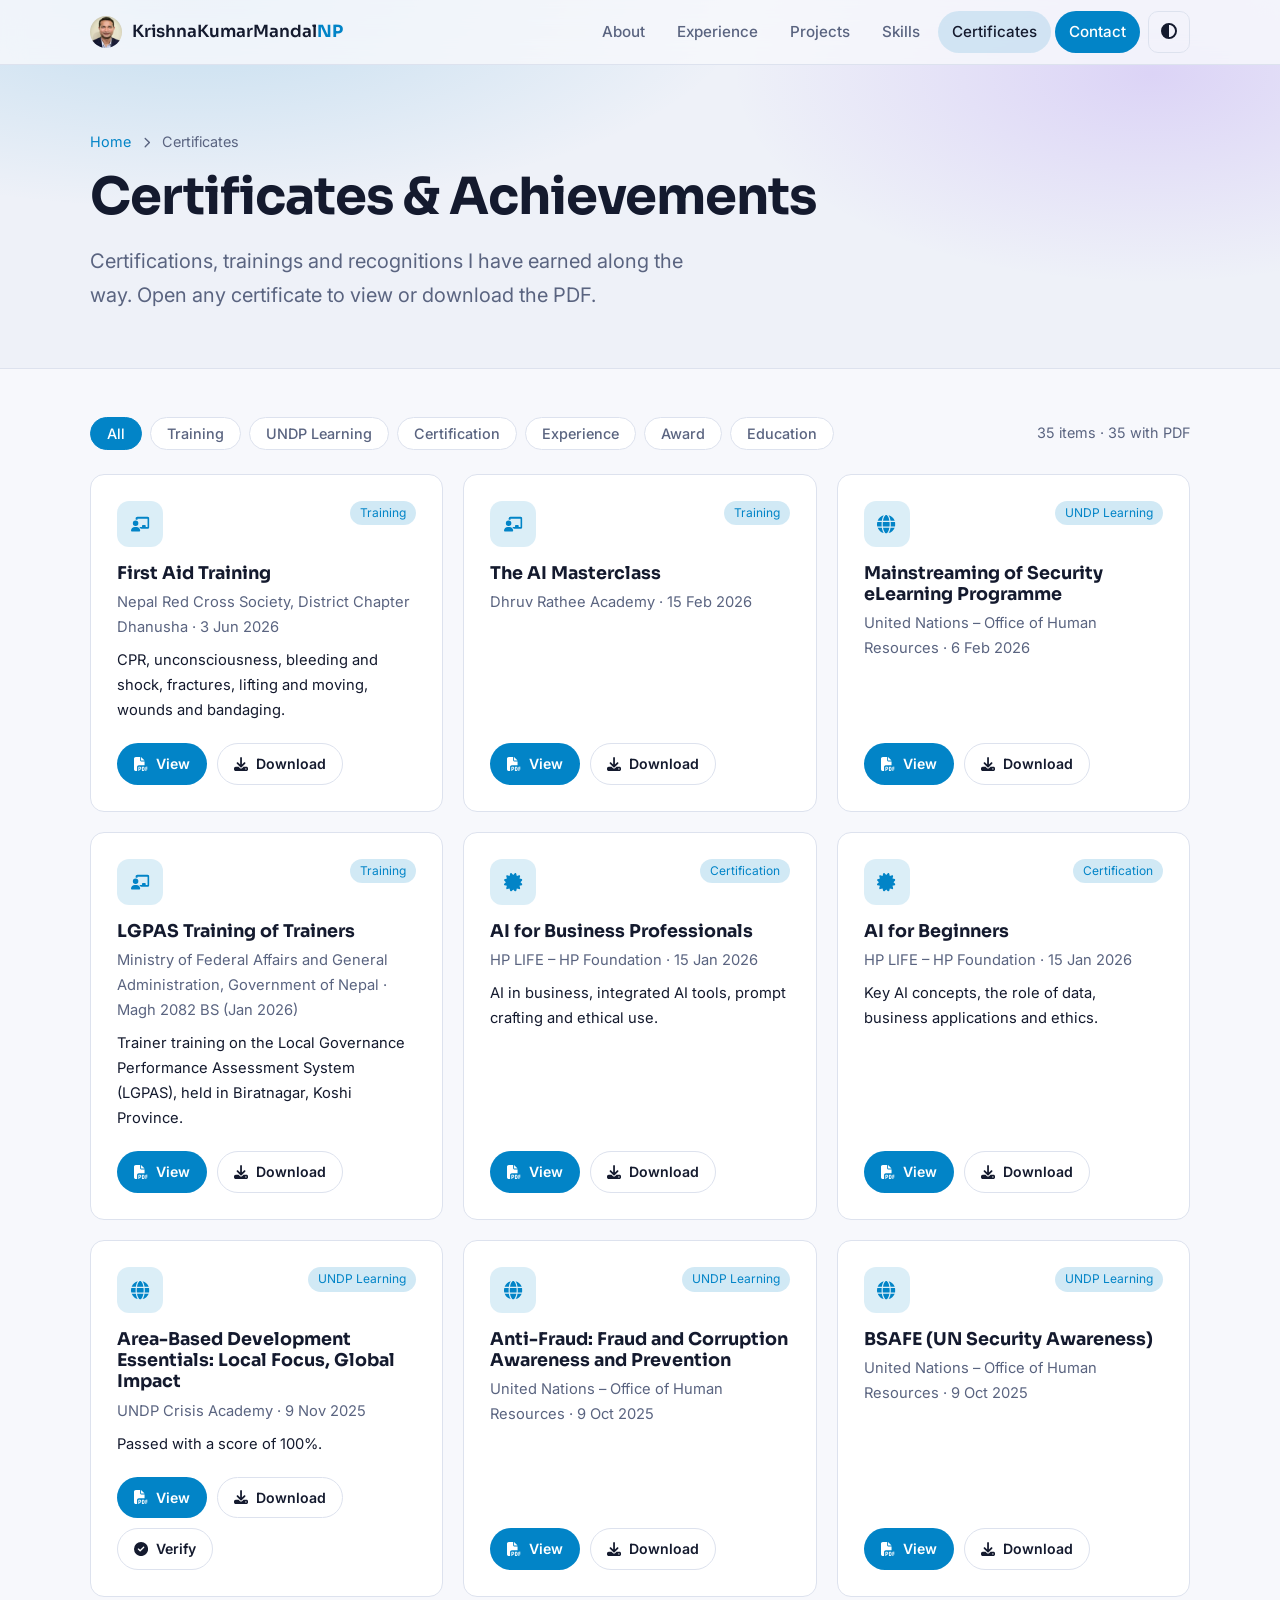
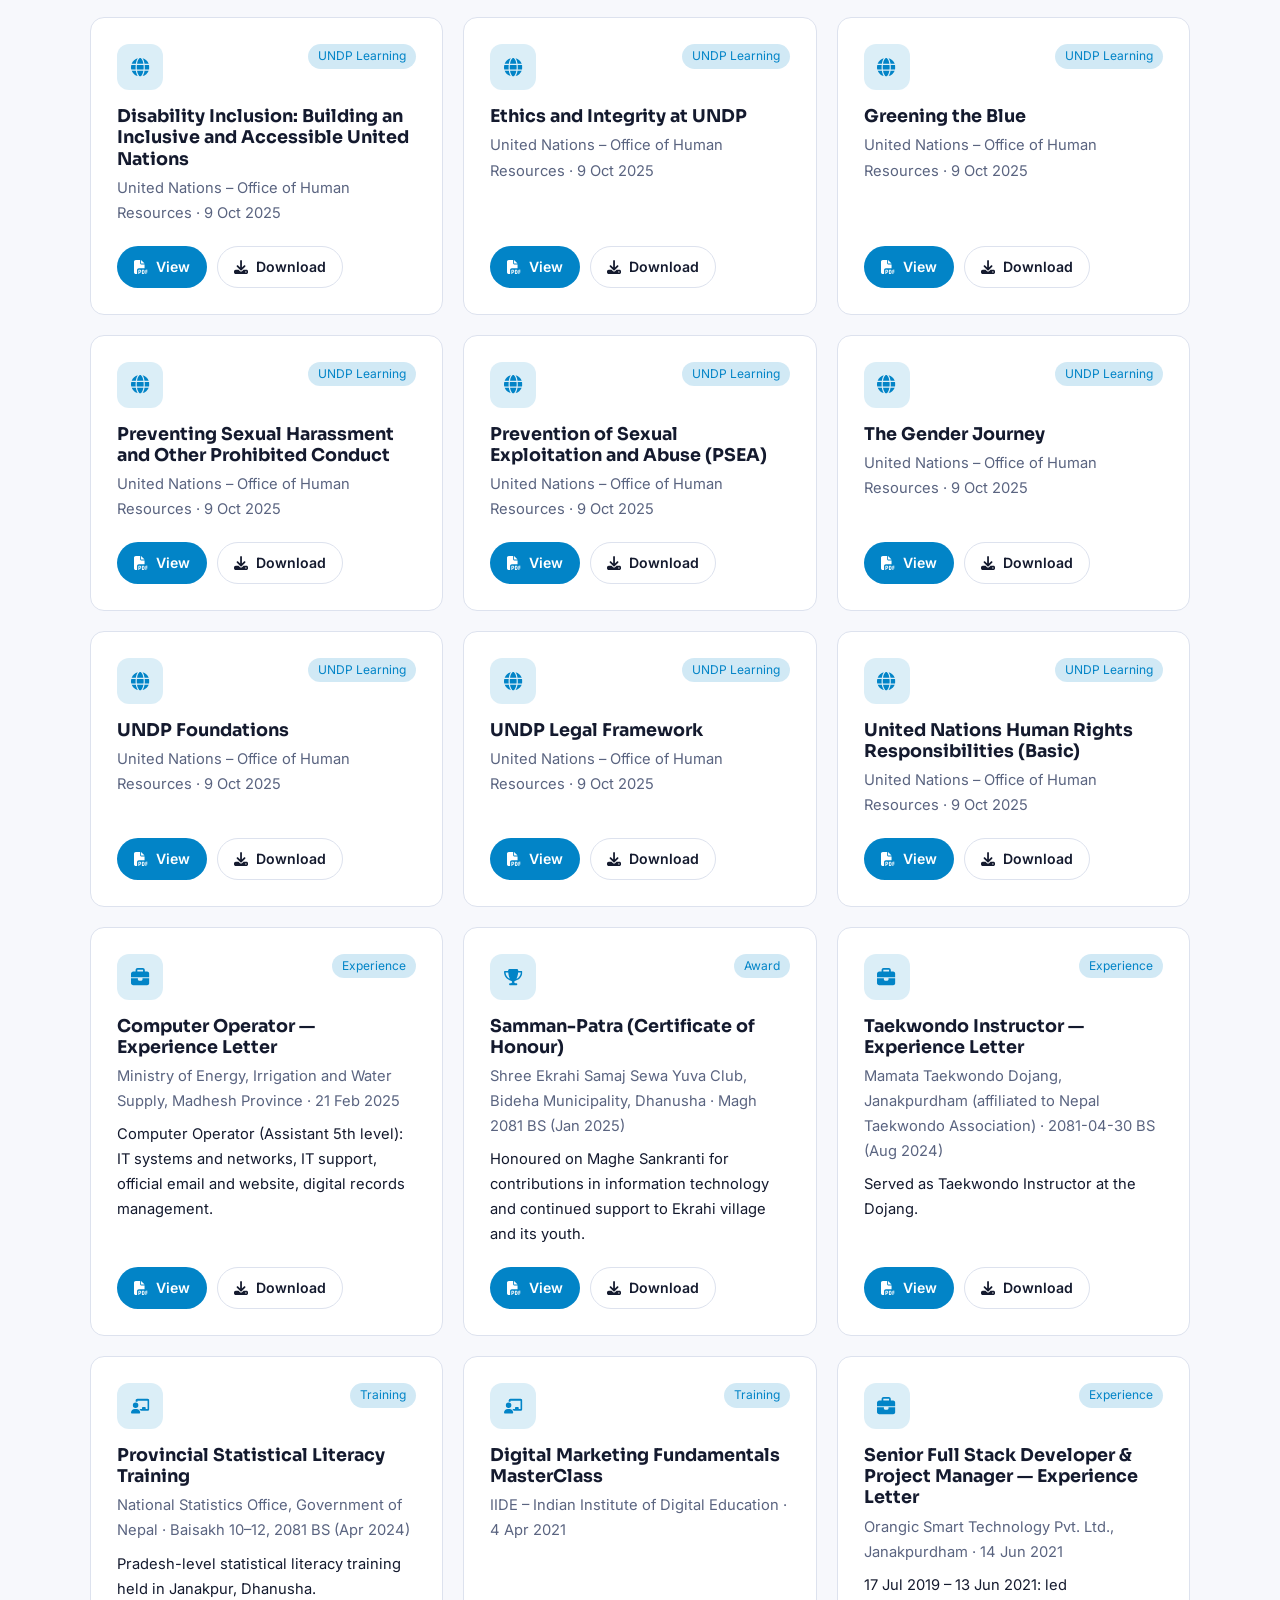
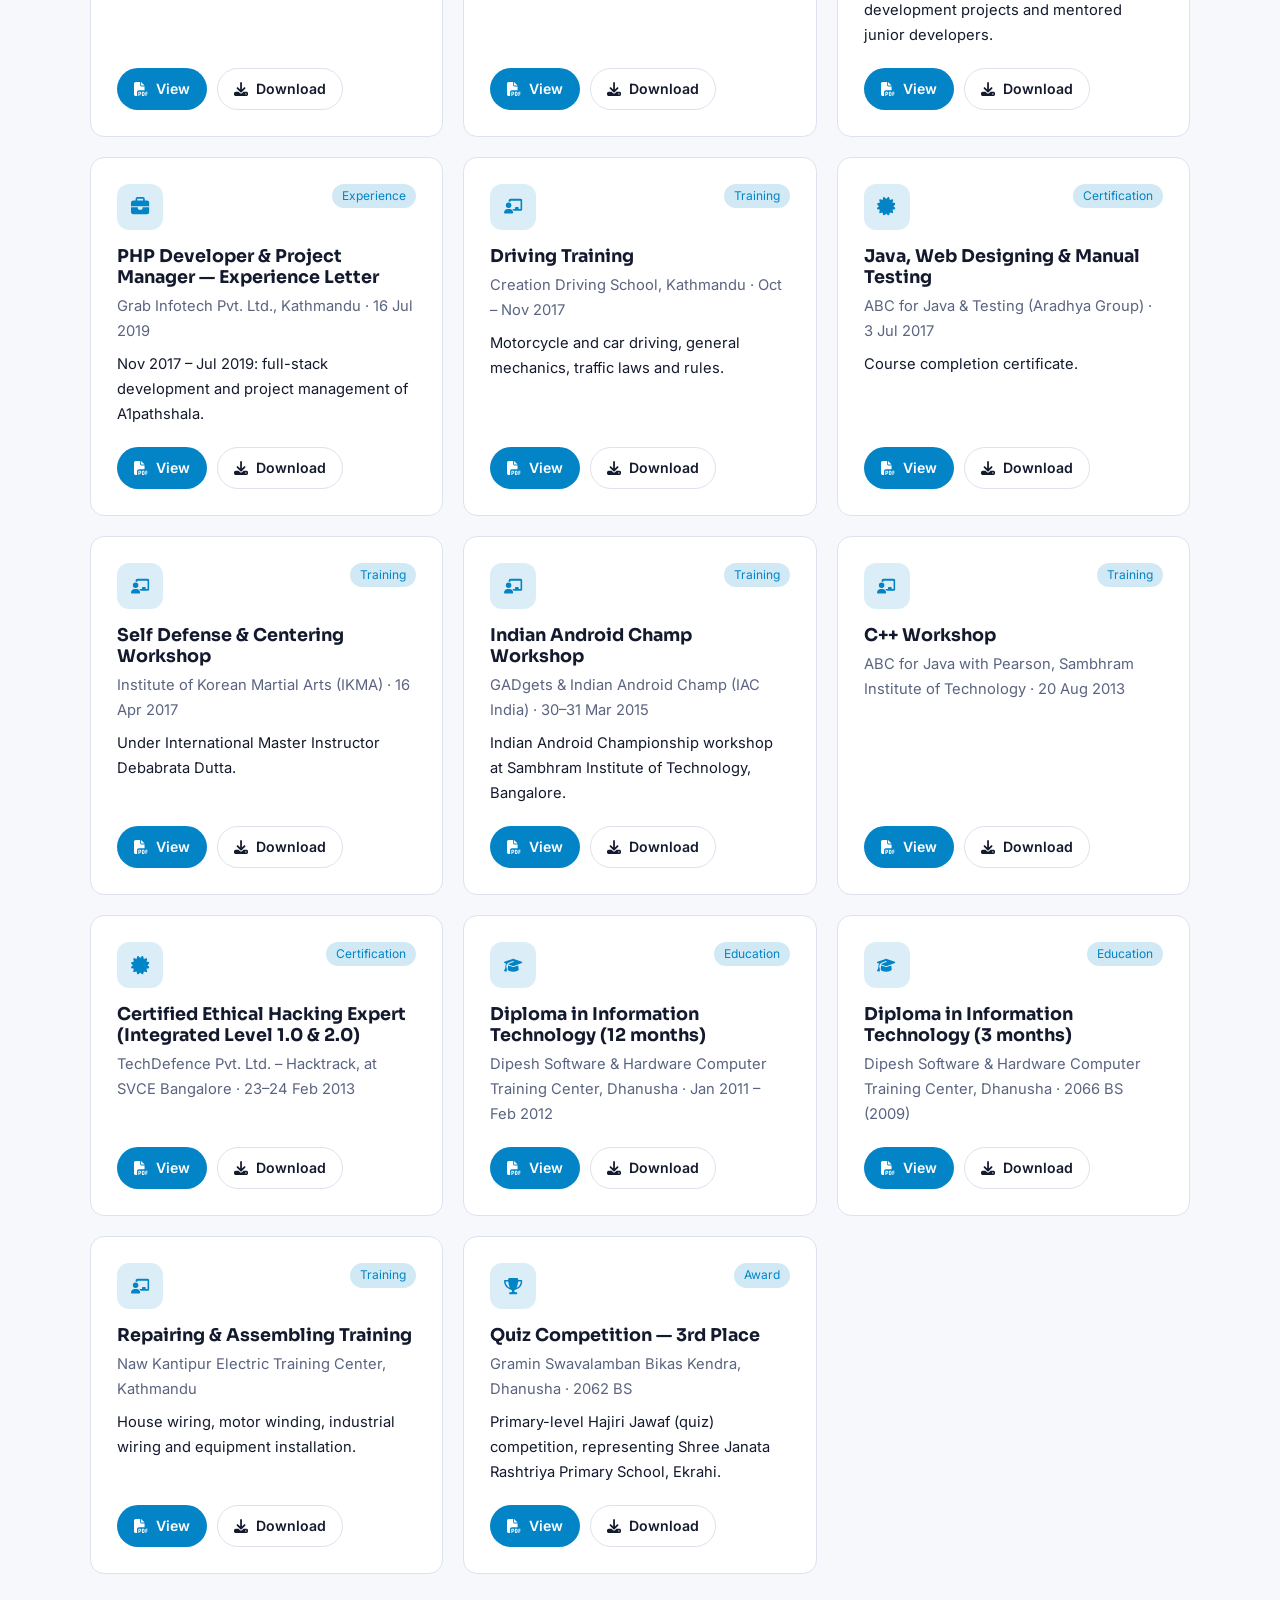
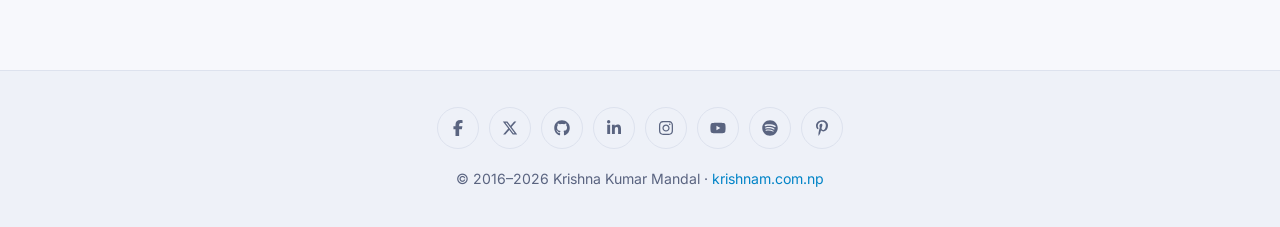
<file: certificates.html>
<!DOCTYPE html>
<html lang="en">
<head>
	<meta charset="utf-8">
	<meta name="viewport" content="width=device-width, initial-scale=1">
	<title>Certificates &amp; Achievements — Krishna Kumar Mandal</title>
	<meta name="description" content="Certificates, trainings and achievements of Krishna Kumar Mandal (KrishnaKumarMandalNP), IT Analyst from Nepal.">
	<meta name="author" content="Krishna Kumar Mandal">
	<meta name="robots" content="index, follow">
	<link rel="canonical" href="https://krishnam.com.np/certificates.html">

	<meta property="og:type" content="website">
	<meta property="og:title" content="Certificates &amp; Achievements — Krishna Kumar Mandal">
	<meta property="og:description" content="Certificates, trainings and achievements of Krishna Kumar Mandal.">
	<meta property="og:url" content="https://krishnam.com.np/certificates.html">
	<meta property="og:image" content="https://krishnam.com.np/images/web/og.jpg">
	<meta property="og:image:width" content="1200">
	<meta property="og:image:height" content="630">
	<meta property="og:image:alt" content="Krishna Kumar Mandal, IT Analyst, UNDP PLGSP">
	<meta name="twitter:card" content="summary_large_image">

	<link rel="icon" href="favicon.ico?v=2" sizes="any">
	<link rel="icon" type="image/png" href="favicon-32.png?v=2" sizes="32x32">
	<link rel="apple-touch-icon" href="apple-touch-icon.png?v=2">
	<meta name="theme-color" content="#0b1020">
	<script>
		document.documentElement.classList.add('js');
		try { var t = localStorage.getItem('theme'); if (t) document.documentElement.dataset.theme = t; } catch (e) {}
	</script>

	<link rel="preconnect" href="https://fonts.googleapis.com">
	<link rel="preconnect" href="https://fonts.gstatic.com" crossorigin>
	<link rel="stylesheet" href="https://fonts.googleapis.com/css2?family=Inter:wght@400;500;600&family=Sora:wght@600;700&display=swap">
	<link rel="stylesheet" href="assets/css/style.css?v=20261121c">
</head>
<body>
	<a class="skip-link" href="#main">Skip to content</a>

	<header class="site-header solid" id="top">
		<div class="container nav-bar">
			<a class="brand" href="index.html" aria-label="KrishnaKumarMandalNP — home">
				<img src="images/web/krishna-sm.webp" alt="" width="32" height="32">
				<span>KrishnaKumarMandal<b>NP</b></span>
			</a>
			<div class="nav-tools">
				<button class="theme-toggle" type="button" aria-label="Switch colour theme"><svg class="icon" aria-hidden="true"><use href="assets/icons.svg?v=20261121c#circle-half-stroke"></use></svg></button>
				<button class="nav-toggle" aria-expanded="false" aria-controls="site-nav" aria-label="Open menu">
					<svg class="icon" aria-hidden="true"><use href="assets/icons.svg?v=20261121c#bars"></use></svg>
				</button>
			</div>
			<nav id="site-nav" class="site-nav" aria-label="Main">
				<a href="index.html#about">About</a>
				<a href="index.html#experience">Experience</a>
				<a href="index.html#projects">Projects</a>
				<a href="index.html#skills">Skills</a>
				<a href="certificates.html" class="active" aria-current="page">Certificates</a>
				<a href="index.html#contact" class="nav-cta">Contact</a>
			</nav>
		</div>
	</header>

	<main id="main">
		<section class="page-hero">
			<div class="container">
				<p class="breadcrumb"><a href="index.html">Home</a> <svg class="icon" aria-hidden="true"><use href="assets/icons.svg?v=20261121c#chevron-right"></use></svg> Certificates</p>
				<h1>Certificates &amp; Achievements</h1>
				<p class="lead">Certifications, trainings and recognitions I have earned along the way. Open any certificate to view or download the PDF.</p>
			</div>
		</section>

		<section class="section section-tight">
			<div class="container">
				<div class="cert-toolbar">
					<div id="cert-filters" class="filters" role="group" aria-label="Filter by category"></div>
					<p id="cert-count" class="cert-count" aria-live="polite"></p>
				</div>
				<div id="cert-grid" class="cards cert-grid">
					<noscript><p class="cert-empty">Please enable JavaScript to see the certificate list.</p></noscript>
				</div>
			</div>
		</section>
	</main>

	<footer class="site-footer">
		<div class="container footer-inner">
			<ul class="socials" aria-label="Social profiles">
				<li><a href="https://www.facebook.com/KrishnaKumarMandalNP" target="_blank" rel="noopener" aria-label="Facebook"><svg class="icon" aria-hidden="true"><use href="assets/icons.svg?v=20261121c#facebook-f"></use></svg></a></li>
				<li><a href="https://x.com/krishnamandalnp" target="_blank" rel="noopener" aria-label="X (Twitter)"><svg class="icon" aria-hidden="true"><use href="assets/icons.svg?v=20261121c#x-twitter"></use></svg></a></li>
				<li><a href="https://github.com/KrishnaKumarMandalNP" target="_blank" rel="noopener" aria-label="GitHub"><svg class="icon" aria-hidden="true"><use href="assets/icons.svg?v=20261121c#github"></use></svg></a></li>
				<li><a href="https://www.linkedin.com/in/krishnakumarmandalnp/" target="_blank" rel="noopener" aria-label="LinkedIn"><svg class="icon" aria-hidden="true"><use href="assets/icons.svg?v=20261121c#linkedin-in"></use></svg></a></li>
				<li><a href="https://www.instagram.com/krishnakumarmandalnp/" target="_blank" rel="noopener" aria-label="Instagram"><svg class="icon" aria-hidden="true"><use href="assets/icons.svg?v=20261121c#instagram"></use></svg></a></li>
				<li><a href="https://www.youtube.com/mithilabari" target="_blank" rel="noopener" aria-label="YouTube"><svg class="icon" aria-hidden="true"><use href="assets/icons.svg?v=20261121c#youtube"></use></svg></a></li>
				<li><a href="https://open.spotify.com/user/hacksterkrishna" target="_blank" rel="noopener" aria-label="Spotify"><svg class="icon" aria-hidden="true"><use href="assets/icons.svg?v=20261121c#spotify"></use></svg></a></li>
				<li><a href="https://www.pinterest.com/hacksterkrishna" target="_blank" rel="noopener" aria-label="Pinterest"><svg class="icon" aria-hidden="true"><use href="assets/icons.svg?v=20261121c#pinterest-p"></use></svg></a></li>
			</ul>
			<p class="copyright">&copy; 2016–<span id="year">2026</span> Krishna Kumar Mandal · <a href="https://krishnam.com.np/">krishnam.com.np</a></p>
		</div>
	</footer>

	<script src="certificate/certificates.js?v=20261121c"></script>
	<script src="assets/js/certificates.js?v=20261121c"></script>
	<script src="assets/js/site.js?v=20261121c" defer></script>
</body>
</html>
</file>
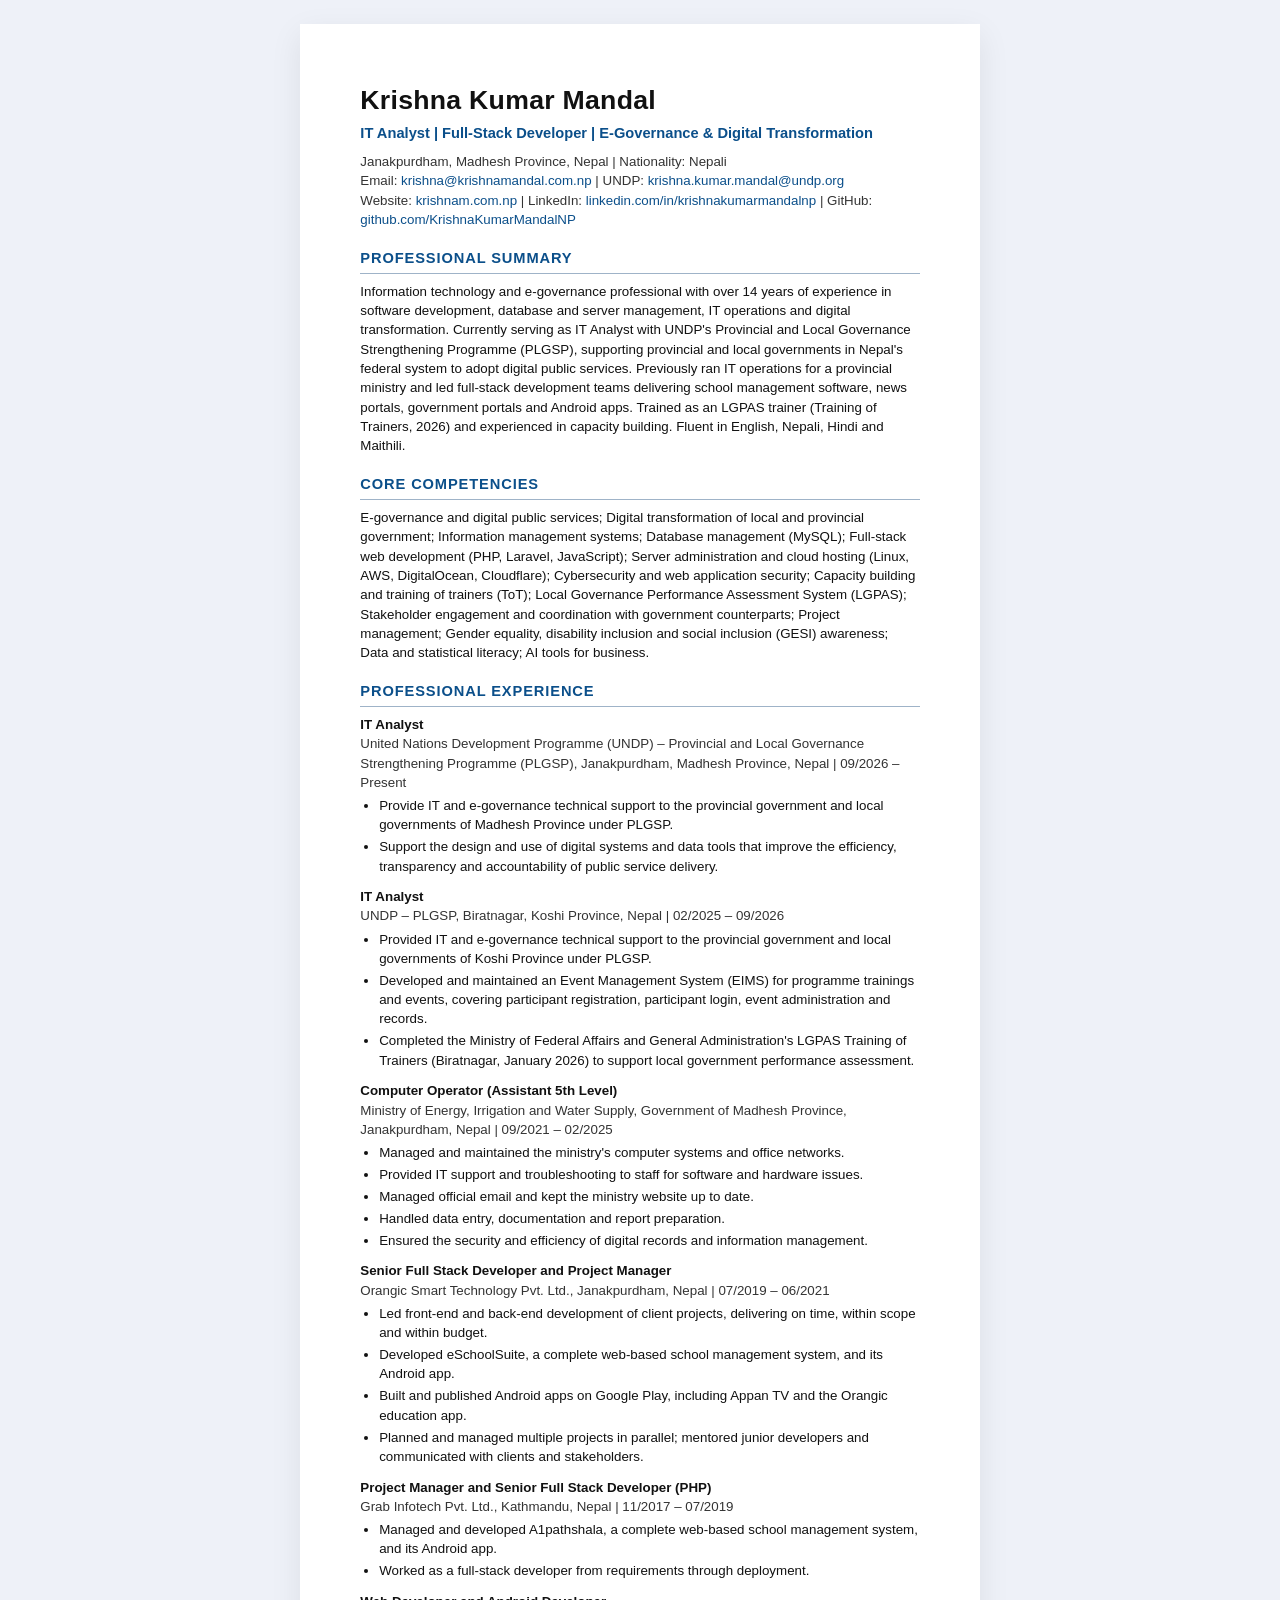
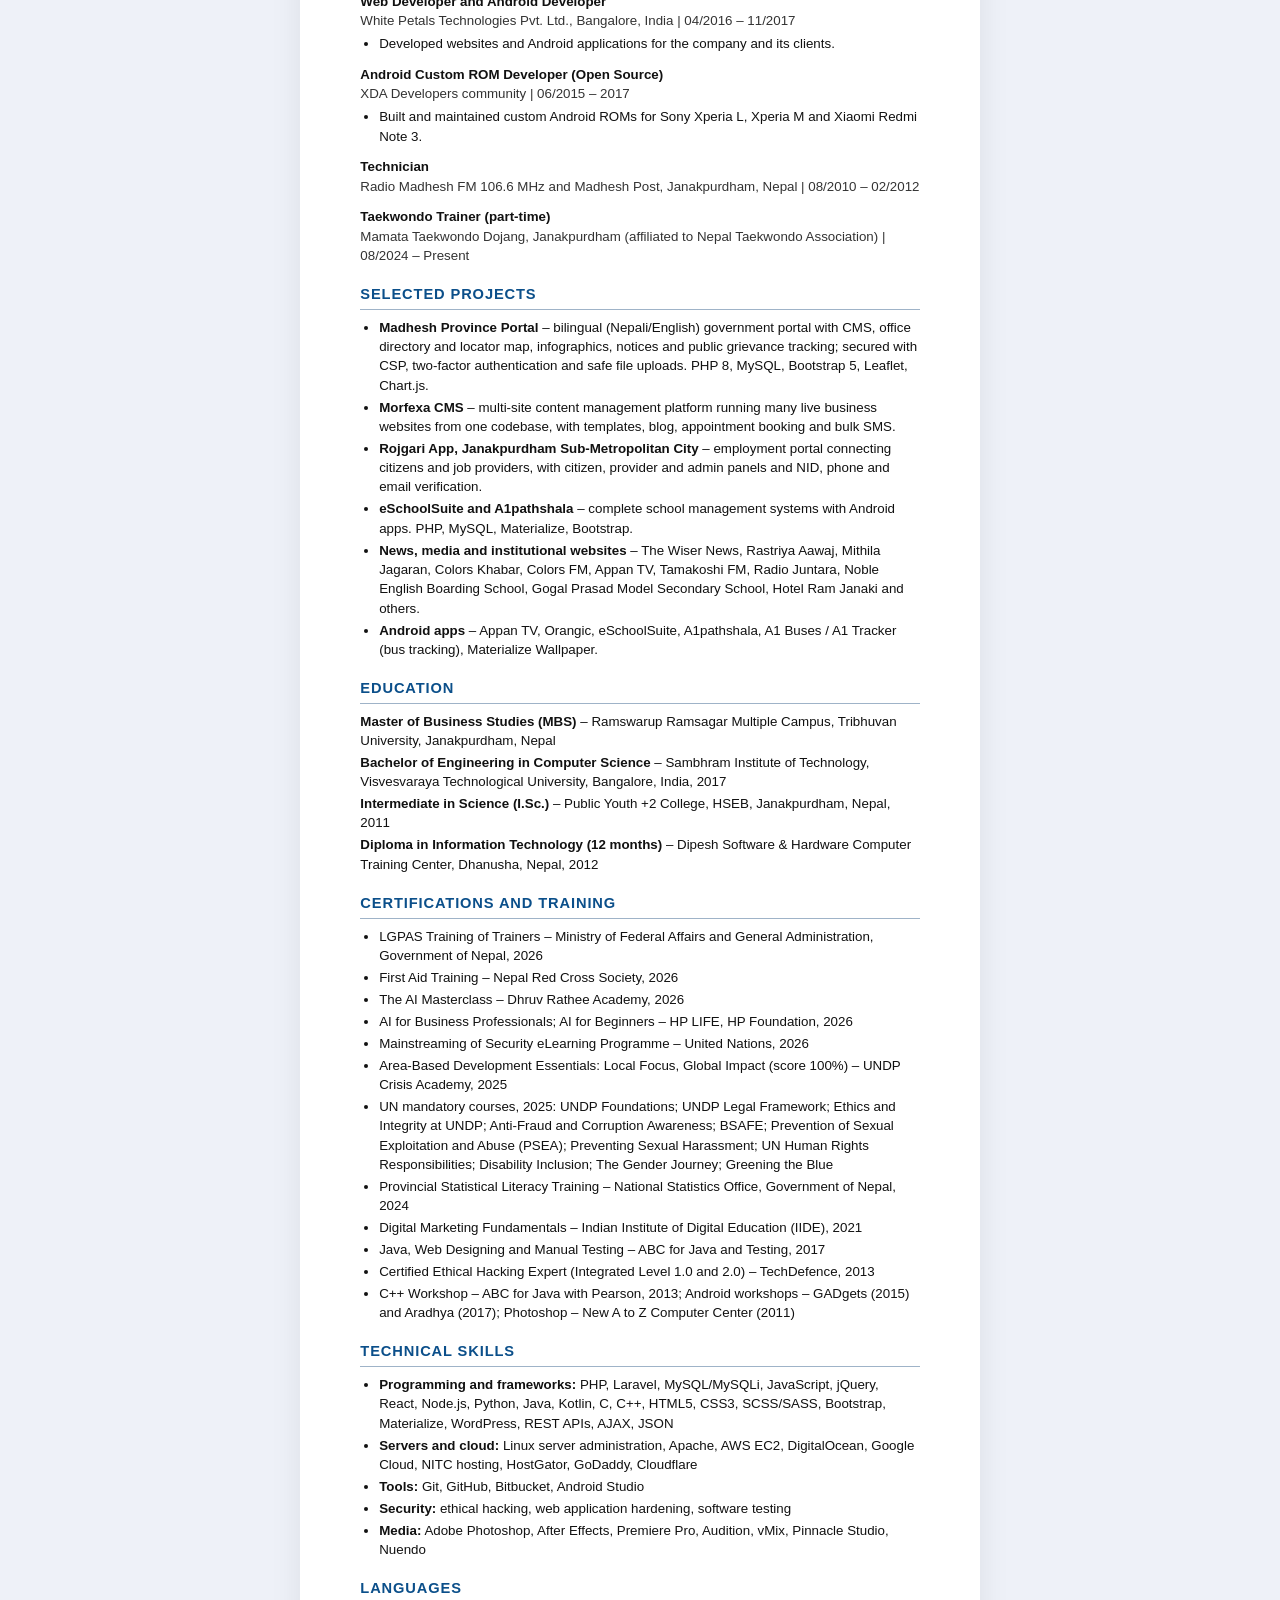
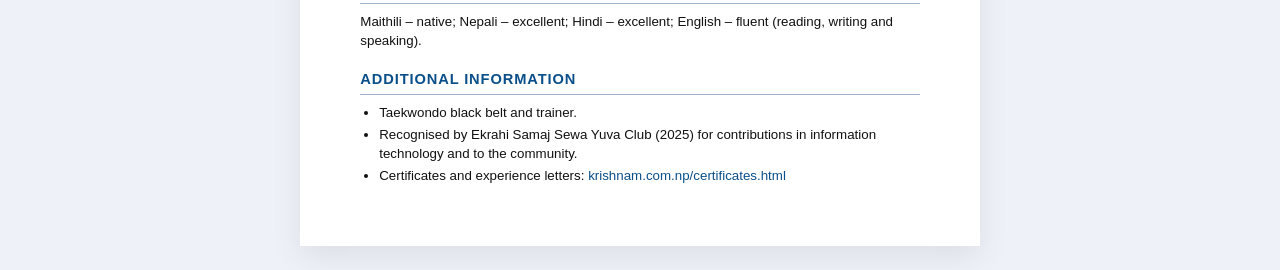
<file: cv/cv.html>
<!DOCTYPE html>
<html lang="en">
<head>
	<meta charset="utf-8">
	<meta name="viewport" content="width=device-width, initial-scale=1">
	<title>Krishna Kumar Mandal — CV</title>
	<meta name="robots" content="noindex">
	<!--
		Source of Krishna-Kumar-Mandal-CV.pdf.
		Written to be read by applicant-tracking / AI screening systems: one column, standard
		headings, plain text, no photo, tables, icons or multi-column layout.
		After editing, open in a browser and Print -> Save as PDF (A4, no headers/footers).
	-->
	<style>
		@page { size: A4; margin: 15mm 16mm; }
		* { box-sizing: border-box; }
		body { margin: 0; background: #fff; color: #111; font: 10pt/1.45 Calibri, "Segoe UI", Arial, sans-serif; }
		.page { max-width: 180mm; margin: 0 auto; }
		@media screen { body { background: #eef1f8; padding: 24px 16px; } .page { background: #fff; padding: 15mm 16mm; box-shadow: 0 10px 30px rgba(0,0,0,.08); } }
		a { color: #0b4f8a; text-decoration: none; }
		h1 { font-size: 20pt; margin: 0; letter-spacing: .01em; }
		.headline { font-size: 11pt; font-weight: 700; color: #0b4f8a; margin: 1mm 0 2mm; }
		.contact { margin: 0; color: #333; }
		h2 { font-size: 11pt; text-transform: uppercase; letter-spacing: .06em; color: #0b4f8a; border-bottom: 1px solid #9fb3c8; padding-bottom: 1mm; margin: 5mm 0 2mm; break-after: avoid; }
		p { margin: 0 0 1.5mm; }
		.job { margin-bottom: 3mm; break-inside: avoid; }
		.job-title { font-weight: 700; margin: 0; }
		.job-meta { margin: 0 0 1mm; color: #333; }
		ul { margin: 0 0 1mm; padding-left: 5mm; }
		li { margin-bottom: .7mm; }
		.plain { list-style: none; padding: 0; }
	</style>
</head>
<body>
<div class="page">

	<h1>Krishna Kumar Mandal</h1>
	<p class="headline">IT Analyst | Full-Stack Developer | E-Governance &amp; Digital Transformation</p>
	<p class="contact">Janakpurdham, Madhesh Province, Nepal | Nationality: Nepali<br>
		Email: <a href="mailto:krishna@krishnamandal.com.np">krishna@krishnamandal.com.np</a> | UNDP: <a href="mailto:krishna.kumar.mandal@undp.org">krishna.kumar.mandal@undp.org</a><!--PHONE--><br>
		Website: <a href="https://krishnam.com.np">krishnam.com.np</a> | LinkedIn: <a href="https://www.linkedin.com/in/krishnakumarmandalnp/">linkedin.com/in/krishnakumarmandalnp</a> | GitHub: <a href="https://github.com/KrishnaKumarMandalNP">github.com/KrishnaKumarMandalNP</a></p>

	<h2>Professional Summary</h2>
	<p>Information technology and e-governance professional with over 14 years of experience in software development, database and server management, IT operations and digital transformation. Currently serving as IT Analyst with UNDP's Provincial and Local Governance Strengthening Programme (PLGSP), supporting provincial and local governments in Nepal's federal system to adopt digital public services. Previously ran IT operations for a provincial ministry and led full-stack development teams delivering school management software, news portals, government portals and Android apps. Trained as an LGPAS trainer (Training of Trainers, 2026) and experienced in capacity building. Fluent in English, Nepali, Hindi and Maithili.</p>

	<h2>Core Competencies</h2>
	<p>E-governance and digital public services; Digital transformation of local and provincial government; Information management systems; Database management (MySQL); Full-stack web development (PHP, Laravel, JavaScript); Server administration and cloud hosting (Linux, AWS, DigitalOcean, Cloudflare); Cybersecurity and web application security; Capacity building and training of trainers (ToT); Local Governance Performance Assessment System (LGPAS); Stakeholder engagement and coordination with government counterparts; Project management; Gender equality, disability inclusion and social inclusion (GESI) awareness; Data and statistical literacy; AI tools for business.</p>

	<h2>Professional Experience</h2>

	<div class="job">
		<p class="job-title">IT Analyst</p>
		<p class="job-meta">United Nations Development Programme (UNDP) – Provincial and Local Governance Strengthening Programme (PLGSP), Janakpurdham, Madhesh Province, Nepal | 09/2026 – Present</p>
		<ul>
			<li>Provide IT and e-governance technical support to the provincial government and local governments of Madhesh Province under PLGSP.</li>
			<li>Support the design and use of digital systems and data tools that improve the efficiency, transparency and accountability of public service delivery.</li>
		</ul>
	</div>

	<div class="job">
		<p class="job-title">IT Analyst</p>
		<p class="job-meta">UNDP – PLGSP, Biratnagar, Koshi Province, Nepal | 02/2025 – 09/2026</p>
		<ul>
			<li>Provided IT and e-governance technical support to the provincial government and local governments of Koshi Province under PLGSP.</li>
			<li>Developed and maintained an Event Management System (EIMS) for programme trainings and events, covering participant registration, participant login, event administration and records.</li>
			<li>Completed the Ministry of Federal Affairs and General Administration's LGPAS Training of Trainers (Biratnagar, January 2026) to support local government performance assessment.</li>
		</ul>
	</div>

	<div class="job">
		<p class="job-title">Computer Operator (Assistant 5th Level)</p>
		<p class="job-meta">Ministry of Energy, Irrigation and Water Supply, Government of Madhesh Province, Janakpurdham, Nepal | 09/2021 – 02/2025</p>
		<ul>
			<li>Managed and maintained the ministry's computer systems and office networks.</li>
			<li>Provided IT support and troubleshooting to staff for software and hardware issues.</li>
			<li>Managed official email and kept the ministry website up to date.</li>
			<li>Handled data entry, documentation and report preparation.</li>
			<li>Ensured the security and efficiency of digital records and information management.</li>
		</ul>
	</div>

	<div class="job">
		<p class="job-title">Senior Full Stack Developer and Project Manager</p>
		<p class="job-meta">Orangic Smart Technology Pvt. Ltd., Janakpurdham, Nepal | 07/2019 – 06/2021</p>
		<ul>
			<li>Led front-end and back-end development of client projects, delivering on time, within scope and within budget.</li>
			<li>Developed eSchoolSuite, a complete web-based school management system, and its Android app.</li>
			<li>Built and published Android apps on Google Play, including Appan TV and the Orangic education app.</li>
			<li>Planned and managed multiple projects in parallel; mentored junior developers and communicated with clients and stakeholders.</li>
		</ul>
	</div>

	<div class="job">
		<p class="job-title">Project Manager and Senior Full Stack Developer (PHP)</p>
		<p class="job-meta">Grab Infotech Pvt. Ltd., Kathmandu, Nepal | 11/2017 – 07/2019</p>
		<ul>
			<li>Managed and developed A1pathshala, a complete web-based school management system, and its Android app.</li>
			<li>Worked as a full-stack developer from requirements through deployment.</li>
		</ul>
	</div>

	<div class="job">
		<p class="job-title">Web Developer and Android Developer</p>
		<p class="job-meta">White Petals Technologies Pvt. Ltd., Bangalore, India | 04/2016 – 11/2017</p>
		<ul>
			<li>Developed websites and Android applications for the company and its clients.</li>
		</ul>
	</div>

	<div class="job">
		<p class="job-title">Android Custom ROM Developer (Open Source)</p>
		<p class="job-meta">XDA Developers community | 06/2015 – 2017</p>
		<ul>
			<li>Built and maintained custom Android ROMs for Sony Xperia L, Xperia M and Xiaomi Redmi Note 3.</li>
		</ul>
	</div>

	<div class="job">
		<p class="job-title">Technician</p>
		<p class="job-meta">Radio Madhesh FM 106.6 MHz and Madhesh Post, Janakpurdham, Nepal | 08/2010 – 02/2012</p>
	</div>

	<div class="job">
		<p class="job-title">Taekwondo Trainer (part-time)</p>
		<p class="job-meta">Mamata Taekwondo Dojang, Janakpurdham (affiliated to Nepal Taekwondo Association) | 08/2024 – Present</p>
	</div>

	<h2>Selected Projects</h2>
	<ul>
		<li><b>Madhesh Province Portal</b> – bilingual (Nepali/English) government portal with CMS, office directory and locator map, infographics, notices and public grievance tracking; secured with CSP, two-factor authentication and safe file uploads. PHP 8, MySQL, Bootstrap 5, Leaflet, Chart.js.</li>
		<li><b>Morfexa CMS</b> – multi-site content management platform running many live business websites from one codebase, with templates, blog, appointment booking and bulk SMS.</li>
		<li><b>Rojgari App, Janakpurdham Sub-Metropolitan City</b> – employment portal connecting citizens and job providers, with citizen, provider and admin panels and NID, phone and email verification.</li>
		<li><b>eSchoolSuite and A1pathshala</b> – complete school management systems with Android apps. PHP, MySQL, Materialize, Bootstrap.</li>
		<li><b>News, media and institutional websites</b> – The Wiser News, Rastriya Aawaj, Mithila Jagaran, Colors Khabar, Colors FM, Appan TV, Tamakoshi FM, Radio Juntara, Noble English Boarding School, Gogal Prasad Model Secondary School, Hotel Ram Janaki and others.</li>
		<li><b>Android apps</b> – Appan TV, Orangic, eSchoolSuite, A1pathshala, A1 Buses / A1 Tracker (bus tracking), Materialize Wallpaper.</li>
	</ul>

	<h2>Education</h2>
	<ul class="plain">
		<li><b>Master of Business Studies (MBS)</b> – Ramswarup Ramsagar Multiple Campus, Tribhuvan University, Janakpurdham, Nepal</li>
		<li><b>Bachelor of Engineering in Computer Science</b> – Sambhram Institute of Technology, Visvesvaraya Technological University, Bangalore, India, 2017</li>
		<li><b>Intermediate in Science (I.Sc.)</b> – Public Youth +2 College, HSEB, Janakpurdham, Nepal, 2011</li>
		<li><b>Diploma in Information Technology (12 months)</b> – Dipesh Software &amp; Hardware Computer Training Center, Dhanusha, Nepal, 2012</li>
	</ul>

	<h2>Certifications and Training</h2>
	<ul>
		<li>LGPAS Training of Trainers – Ministry of Federal Affairs and General Administration, Government of Nepal, 2026</li>
		<li>First Aid Training – Nepal Red Cross Society, 2026</li>
		<li>The AI Masterclass – Dhruv Rathee Academy, 2026</li>
		<li>AI for Business Professionals; AI for Beginners – HP LIFE, HP Foundation, 2026</li>
		<li>Mainstreaming of Security eLearning Programme – United Nations, 2026</li>
		<li>Area-Based Development Essentials: Local Focus, Global Impact (score 100%) – UNDP Crisis Academy, 2025</li>
		<li>UN mandatory courses, 2025: UNDP Foundations; UNDP Legal Framework; Ethics and Integrity at UNDP; Anti-Fraud and Corruption Awareness; BSAFE; Prevention of Sexual Exploitation and Abuse (PSEA); Preventing Sexual Harassment; UN Human Rights Responsibilities; Disability Inclusion; The Gender Journey; Greening the Blue</li>
		<li>Provincial Statistical Literacy Training – National Statistics Office, Government of Nepal, 2024</li>
		<li>Digital Marketing Fundamentals – Indian Institute of Digital Education (IIDE), 2021</li>
		<li>Java, Web Designing and Manual Testing – ABC for Java and Testing, 2017</li>
		<li>Certified Ethical Hacking Expert (Integrated Level 1.0 and 2.0) – TechDefence, 2013</li>
		<li>C++ Workshop – ABC for Java with Pearson, 2013; Android workshops – GADgets (2015) and Aradhya (2017); Photoshop – New A to Z Computer Center (2011)</li>
	</ul>

	<h2>Technical Skills</h2>
	<ul>
		<li><b>Programming and frameworks:</b> PHP, Laravel, MySQL/MySQLi, JavaScript, jQuery, React, Node.js, Python, Java, Kotlin, C, C++, HTML5, CSS3, SCSS/SASS, Bootstrap, Materialize, WordPress, REST APIs, AJAX, JSON</li>
		<li><b>Servers and cloud:</b> Linux server administration, Apache, AWS EC2, DigitalOcean, Google Cloud, NITC hosting, HostGator, GoDaddy, Cloudflare</li>
		<li><b>Tools:</b> Git, GitHub, Bitbucket, Android Studio</li>
		<li><b>Security:</b> ethical hacking, web application hardening, software testing</li>
		<li><b>Media:</b> Adobe Photoshop, After Effects, Premiere Pro, Audition, vMix, Pinnacle Studio, Nuendo</li>
	</ul>

	<h2>Languages</h2>
	<p>Maithili – native; Nepali – excellent; Hindi – excellent; English – fluent (reading, writing and speaking).</p>

	<h2>Additional Information</h2>
	<ul>
		<li>Taekwondo black belt and trainer.</li>
		<li>Recognised by Ekrahi Samaj Sewa Yuva Club (2025) for contributions in information technology and to the community.</li>
		<li>Certificates and experience letters: <a href="https://krishnam.com.np/certificates.html">krishnam.com.np/certificates.html</a></li>
	</ul>

</div>
</body>
</html>
</file>
<file: assets/css/style.css>
/* krishnam.com.np — site styles */

:root {
	--bg: #0b1020;
	--bg-alt: #10172b;
	--surface: #151d35;
	--border: #243052;
	--text: #e6e9f2;
	--muted: #9aa3bd;
	--accent: #38bdf8;
	--accent-2: #a78bfa;
	--accent-ink: #04121d;
	--radius: 14px;
	--shadow: 0 10px 30px rgba(0, 0, 0, .35);
	--font: "Inter", system-ui, -apple-system, "Segoe UI", Roboto, sans-serif;
	--font-display: "Sora", var(--font);
	color-scheme: dark;
}

/* Light theme: follows the device unless the visitor picked one with the toggle */
@media (prefers-color-scheme: light) {
	:root:not([data-theme="dark"]) {
		--bg: #f7f8fc;
		--bg-alt: #eef1f8;
		--surface: #ffffff;
		--border: #dde2ee;
		--text: #141a2e;
		--muted: #5a6480;
		--accent: #0284c7;
		--accent-2: #7c3aed;
		--accent-ink: #ffffff;
		--shadow: 0 10px 30px rgba(20, 26, 46, .08);
		color-scheme: light;
	}
}
:root[data-theme="light"] {
	--bg: #f7f8fc;
	--bg-alt: #eef1f8;
	--surface: #ffffff;
	--border: #dde2ee;
	--text: #141a2e;
	--muted: #5a6480;
	--accent: #0284c7;
	--accent-2: #7c3aed;
	--accent-ink: #ffffff;
	--shadow: 0 10px 30px rgba(20, 26, 46, .08);
	color-scheme: light;
}

*, *::before, *::after { box-sizing: border-box; }

html { scroll-behavior: smooth; scroll-padding-top: 72px; }

body {
	margin: 0;
	background: var(--bg);
	color: var(--text);
	font: 400 1rem/1.7 var(--font);
	-webkit-font-smoothing: antialiased;
}

img { max-width: 100%; height: auto; display: block; }

.icon { width: 1em; height: 1em; display: inline-block; vertical-align: -0.125em; fill: currentColor; flex-shrink: 0; overflow: visible; }

a { color: var(--accent); text-decoration: none; }
a:hover { text-decoration: underline; }

h1, h2, h3 { font-family: var(--font-display); line-height: 1.2; margin: 0; }

:focus-visible { outline: 2px solid var(--accent); outline-offset: 3px; border-radius: 4px; }

.container { width: min(1100px, 100% - 32px); margin-inline: auto; }

.skip-link {
	position: absolute; left: 16px; top: -48px; z-index: 100;
	background: var(--accent); color: var(--accent-ink);
	padding: 8px 14px; border-radius: 8px;
}
.skip-link:focus { top: 12px; }

/* ---------- Header ---------- */

.site-header {
	position: fixed; inset: 0 0 auto; z-index: 50;
	transition: background .25s, border-color .25s, backdrop-filter .25s;
	border-bottom: 1px solid transparent;
}
.site-header.scrolled {
	background: color-mix(in srgb, var(--bg) 82%, transparent);
	backdrop-filter: blur(12px);
	border-bottom-color: var(--border);
}

.nav-bar { display: flex; align-items: center; justify-content: space-between; height: 64px; }

.brand { display: flex; align-items: center; gap: 10px; color: #fff; font-family: var(--font-display); font-weight: 600; font-size: 1.05rem; }
.brand:hover { text-decoration: none; }
.brand img { border-radius: 50%; object-fit: cover; }

.nav-tools { display: flex; align-items: center; gap: 8px; order: 3; flex-shrink: 0; }
.brand { min-width: 0; }
.brand span { overflow: hidden; text-overflow: ellipsis; white-space: nowrap; }
@media (max-width: 420px) {
	.brand { font-size: .9rem; gap: 8px; }
	.theme-toggle { margin-left: 0; }
}
.theme-toggle {
	background: none; border: 1px solid rgba(255, 255, 255, .25); color: #fff;
	width: 42px; height: 42px; border-radius: 10px; font-size: 1rem; cursor: pointer; margin-left: 8px;
}
.site-header.scrolled .theme-toggle { color: var(--text); border-color: var(--border); }
.theme-toggle:hover { border-color: var(--accent); }
.brand b { color: var(--accent); font-weight: 700; }
.site-header.scrolled .brand { color: var(--text); }

.site-nav { display: flex; gap: 4px; align-items: center; margin-left: auto; }
.site-nav a {
	color: #dbe2f0; padding: 8px 14px; border-radius: 999px; font-weight: 500; font-size: .95rem;
}
.site-header.scrolled .site-nav a { color: var(--muted); }
.site-nav a:hover, .site-nav a.active, .site-header.scrolled .site-nav a.active { text-decoration: none; color: var(--text); background: color-mix(in srgb, var(--accent) 14%, transparent); }
.site-header:not(.scrolled) .site-nav a:hover { color: #fff; }
.site-nav .nav-cta, .site-header.scrolled .site-nav .nav-cta { background: var(--accent); color: var(--accent-ink); }
.site-nav .nav-cta:hover { background: var(--accent); filter: brightness(1.1); color: var(--accent-ink); }

.nav-toggle {
	display: none; background: none; border: 1px solid rgba(255, 255, 255, .25); color: #fff;
	width: 42px; height: 42px; border-radius: 10px; font-size: 1.1rem; cursor: pointer;
}
.site-header.scrolled .nav-toggle { color: var(--text); border-color: var(--border); }

@media (max-width: 920px) {
	.nav-toggle { display: inline-grid; place-items: center; }
	.site-nav {
		position: absolute; top: 64px; left: 16px; right: 16px;
		flex-direction: column; align-items: stretch; gap: 2px;
		background: var(--surface); border: 1px solid var(--border); border-radius: var(--radius);
		padding: 8px; box-shadow: var(--shadow);
		opacity: 0; transform: translateY(-8px); pointer-events: none; transition: opacity .2s, transform .2s;
	}
	.site-nav.open { opacity: 1; transform: none; pointer-events: auto; }
	.site-nav a, .site-header.scrolled .site-nav a { color: var(--text); padding: 12px 14px; border-radius: 10px; }
	.site-nav .nav-cta { text-align: center; margin-top: 4px; }
}

/* ---------- Hero ---------- */

.hero {
	position: relative; min-height: min(100svh, 900px); display: grid; align-items: center;
	padding: 110px 0 80px; color: #fff;
	background:
		linear-gradient(180deg, rgba(8, 12, 26, .72) 0%, rgba(8, 12, 26, .82) 60%, var(--bg) 100%),
		url("../../images/web/banner.webp") center / cover no-repeat;
}

@media (max-width: 860px) {
	.hero {
		background-image:
			linear-gradient(180deg, rgba(8, 12, 26, .72) 0%, rgba(8, 12, 26, .82) 60%, var(--bg) 100%),
			url("../../images/web/banner-sm.webp");
	}
}

.hero-inner { display: grid; grid-template-columns: 1fr auto; gap: 56px; align-items: center; }
.hero-photo { position: relative; justify-self: center; }
.hero-photo img {
	width: clamp(220px, 26vw, 320px); aspect-ratio: 1; object-fit: cover; border-radius: 50%;
	border: 4px solid rgba(255, 255, 255, .9);
	box-shadow: 0 0 0 10px color-mix(in srgb, var(--accent) 25%, transparent), 0 25px 60px rgba(0, 0, 0, .45);
}
.hero-badge {
	position: absolute; left: 50%; bottom: -14px; translate: -50% 0; margin: 0; white-space: nowrap;
	background: var(--surface); color: var(--text); border: 1px solid var(--border); border-radius: 999px;
	padding: 6px 14px; font-size: .85rem; font-weight: 500; box-shadow: var(--shadow);
}
.hero-badge .icon { color: var(--accent); margin-right: 4px; }

@media (max-width: 860px) {
	.hero-inner { grid-template-columns: 1fr; gap: 40px; }
	.hero-photo { order: -1; justify-self: start; }
	.hero-photo img { width: 150px; box-shadow: 0 0 0 6px color-mix(in srgb, var(--accent) 25%, transparent); }
	.hero-badge { display: none; }
}

.eyebrow { margin: 0 0 6px; color: var(--accent); font-weight: 600; letter-spacing: .08em; text-transform: uppercase; font-size: .85rem; }
.hero h1 { font-size: clamp(2.2rem, 6vw, 4.2rem); letter-spacing: -.02em; }
.handle { margin: 6px 0 0; color: #b8c2db; font-family: var(--font-display); font-size: 1.1rem; }
.lead { max-width: 620px; font-size: clamp(1.05rem, 2vw, 1.25rem); color: #d7deee; margin: 22px 0 24px; }

.chips { list-style: none; padding: 0; margin: 0 0 32px; display: flex; flex-wrap: wrap; gap: 8px; max-width: 760px; }
.chips li {
	padding: 6px 14px; border-radius: 999px; font-size: .88rem; font-weight: 500;
	background: rgba(255, 255, 255, .08); border: 1px solid rgba(255, 255, 255, .16); color: #e6ebf7;
}

.hero-actions { display: flex; flex-wrap: wrap; gap: 12px; }

.btn {
	display: inline-flex; align-items: center; gap: 10px;
	padding: 12px 22px; border-radius: 999px; font-weight: 600; font-size: .95rem;
	border: 1px solid transparent; transition: transform .15s, filter .15s, background .15s;
}
.btn:hover { text-decoration: none; transform: translateY(-2px); }
.btn-primary { background: var(--accent); color: var(--accent-ink); }
.btn-primary:hover { filter: brightness(1.1); }
.btn-ghost { border-color: var(--border); color: var(--text); }
.btn-ghost:hover { background: color-mix(in srgb, var(--accent) 12%, transparent); }
.hero .btn-ghost { border-color: rgba(255, 255, 255, .3); color: #fff; }
.btn-icon { padding: 0; width: 46px; height: 46px; justify-content: center; }

.scroll-hint {
	position: absolute; left: 50%; bottom: 24px; translate: -50% 0;
	width: 44px; height: 44px; border-radius: 50%; display: grid; place-items: center;
	color: #fff; border: 1px solid rgba(255, 255, 255, .3);
	animation: bob 2s ease-in-out infinite;
}
.scroll-hint:hover { text-decoration: none; background: rgba(255, 255, 255, .1); }
@keyframes bob { 50% { transform: translateY(6px); } }

/* ---------- Sections ---------- */

.section { padding: 96px 0; }
.section-alt { background: var(--bg-alt); }

.section-title { font-size: clamp(1.7rem, 3.5vw, 2.4rem); margin-bottom: 36px; display: flex; align-items: baseline; gap: 14px; }
.section-title span { font-size: .9rem; color: var(--accent); font-weight: 600; letter-spacing: .05em; }

/* About */
.about-grid { display: grid; grid-template-columns: 1.6fr 1fr; gap: 56px; align-items: center; }
.about-grid p { color: var(--muted); font-size: 1.05rem; margin: 0 0 16px; }
.stats { list-style: none; padding: 0; margin: 0; display: grid; gap: 16px; }
.stats li {
	background: var(--surface); border: 1px solid var(--border); border-radius: var(--radius);
	padding: 20px 24px; display: flex; align-items: baseline; gap: 14px;
}
.stats strong {
	font-family: var(--font-display); font-size: 2.2rem; line-height: 1;
	background: linear-gradient(90deg, var(--accent), var(--accent-2)); -webkit-background-clip: text; background-clip: text; color: transparent;
}
.stats span { color: var(--muted); }

@media (max-width: 860px) {
	.about-grid { grid-template-columns: 1fr; gap: 32px; }
	.stats { grid-template-columns: repeat(3, 1fr); }
	.stats li { flex-direction: column; gap: 6px; padding: 16px; }
	.stats strong { font-size: 1.7rem; }
	.stats span { font-size: .85rem; }
}

/* Experience timeline */
.timeline { list-style: none; padding: 0 0 0 28px; margin: 0; position: relative; display: grid; gap: 22px; }
.timeline::before {
	content: ""; position: absolute; left: 7px; top: 8px; bottom: 8px; width: 2px;
	background: linear-gradient(var(--accent), var(--accent-2) 60%, var(--border));
}
.job {
	position: relative; display: grid; grid-template-columns: 220px 1fr; gap: 24px; align-items: center;
	background: var(--surface); border: 1px solid var(--border); border-radius: var(--radius); padding: 16px;
	transition: border-color .2s, transform .2s;
}
.job:hover { border-color: color-mix(in srgb, var(--accent) 50%, var(--border)); transform: translateX(4px); }
.job::before {
	content: ""; position: absolute; left: -28px; top: 50%; translate: 0 -50%;
	width: 16px; height: 16px; border-radius: 50%; background: var(--bg-alt); border: 3px solid var(--accent);
}
.job img { width: 100%; aspect-ratio: 16 / 10; object-fit: cover; border-radius: 10px; background: var(--bg); }
.job-date { margin: 0 0 4px; color: var(--accent); font-weight: 600; font-size: .88rem; display: flex; align-items: center; gap: 10px; flex-wrap: wrap; }
.badge { background: color-mix(in srgb, var(--accent) 18%, transparent); color: var(--accent); padding: 2px 10px; border-radius: 999px; font-size: .75rem; }
.job h3 { font-size: 1.2rem; margin-bottom: 4px; }
.job-org { margin: 0; color: var(--muted); }
.job-doc { display: inline-flex; align-items: center; gap: 6px; margin-top: 8px; font-size: .88rem; font-weight: 600; }
.also { margin: 28px 0 0; color: var(--muted); display: flex; align-items: center; gap: 10px; }
.also .icon { color: var(--accent); }

@media (max-width: 640px) {
	.timeline { padding-left: 22px; }
	.timeline::before { left: 4px; }
	.job { grid-template-columns: 1fr; gap: 14px; }
	.job::before { left: -23px; top: 28px; translate: none; width: 14px; height: 14px; }
	.job:hover { transform: none; }
}

/* Cards */
.cards { display: grid; grid-template-columns: repeat(auto-fill, minmax(min(300px, 100%), 1fr)); gap: 20px; }
.cards-3 { grid-template-columns: repeat(auto-fit, minmax(min(240px, 100%), 1fr)); }
.card {
	background: var(--surface); border: 1px solid var(--border); border-radius: var(--radius);
	padding: 26px; transition: border-color .2s, transform .2s;
}
.card:hover { border-color: color-mix(in srgb, var(--accent) 50%, var(--border)); transform: translateY(-3px); }
.card-icon {
	display: inline-grid; place-items: center; width: 46px; height: 46px; border-radius: 12px; font-size: 1.15rem;
	color: var(--accent); background: color-mix(in srgb, var(--accent) 14%, transparent); margin-bottom: 16px;
}
.card h3 { font-size: 1.1rem; margin-bottom: 14px; }

.tags { list-style: none; padding: 0; margin: 0; display: flex; flex-wrap: wrap; gap: 8px; }
.tags li {
	font-size: .85rem; padding: 4px 12px; border-radius: 8px;
	background: var(--bg-alt); border: 1px solid var(--border); color: var(--text);
}
.section-alt .tags li { background: var(--bg); }

.list { list-style: none; padding: 0; margin: 0; display: grid; gap: 12px; }
.list li { display: flex; flex-direction: column; padding-left: 16px; border-left: 2px solid var(--border); }
.list strong { font-weight: 600; }
.list span { color: var(--muted); font-size: .92rem; }

.section-lead { color: var(--muted); font-size: 1.05rem; margin: -20px 0 32px; max-width: 640px; }

/* Projects */
.project { display: flex; flex-direction: column; }
.project-head { display: flex; justify-content: space-between; align-items: flex-start; }
.project p { color: var(--muted); margin: 0 0 16px; font-size: .95rem; }
.project .tags { margin-top: auto; }
.link-list { list-style: none; margin: 0; padding: 0; display: flex; flex-wrap: wrap; gap: 6px 14px; font-size: .9rem; }
.link-list li { display: inline-flex; align-items: center; gap: 6px; }
.link-list li::before { content: ""; width: 5px; height: 5px; border-radius: 50%; background: var(--accent); }
.project .card-link { margin-top: 14px; }

/* Testimonials */
.quotes { grid-template-columns: repeat(auto-fit, minmax(min(420px, 100%), 1fr)); }
.quote { margin: 0; display: flex; flex-direction: column; gap: 18px; position: relative; }
.quote::before {
	content: "\201C"; position: absolute; top: 4px; right: 22px; font: 700 5rem/1 var(--font-display);
	color: color-mix(in srgb, var(--accent) 22%, transparent);
}
.quote blockquote { margin: 0; font-size: 1.02rem; line-height: 1.7; }
.quote figcaption { margin-top: auto; display: flex; flex-direction: column; gap: 2px; padding-top: 14px; border-top: 1px solid var(--border); }
.quote figcaption span { color: var(--muted); font-size: .88rem; }
.quote figcaption a { font-size: .88rem; font-weight: 600; margin-top: 4px; }

.contact-actions { display: flex; flex-wrap: wrap; gap: 12px; justify-content: center; }

/* Education & more */
.edu-grid { display: grid; grid-template-columns: 1.25fr 1fr; grid-template-rows: auto 1fr; gap: 20px; }
.edu-grid .edu { grid-row: span 2; }
.card-title { display: flex; align-items: center; gap: 14px; margin-bottom: 20px; }
.card-title .card-icon { margin: 0; }
.card-title h3 { margin: 0; }

.edu-list { list-style: none; margin: 0; padding: 0 0 0 22px; position: relative; display: grid; gap: 18px; }
.edu-list::before {
	content: ""; position: absolute; left: 5px; top: 8px; bottom: 8px; width: 2px;
	background: linear-gradient(var(--accent), var(--accent-2) 70%, var(--border));
}
.edu-list li { position: relative; display: flex; flex-direction: column; gap: 2px; }
.edu-list li::before {
	content: ""; position: absolute; left: -22px; top: 6px; width: 12px; height: 12px; border-radius: 50%;
	background: var(--surface); border: 3px solid var(--accent);
}
.edu-level { font-size: .75rem; font-weight: 600; letter-spacing: .06em; text-transform: uppercase; color: var(--accent); }
.edu-list strong { font-family: var(--font-display); font-weight: 600; font-size: 1.02rem; }
.edu-school { color: var(--muted); font-size: .9rem; }
.edu-school .icon { font-size: .75rem; margin-right: 4px; opacity: .7; }

.langs { list-style: none; margin: 0; padding: 0; display: grid; gap: 14px; }
.langs li { display: grid; grid-template-columns: 1fr auto; gap: 6px 12px; align-items: baseline; }
.lang-name { font-weight: 600; }
.lang-level { color: var(--muted); font-size: .85rem; }
.meter { grid-column: 1 / -1; height: 6px; border-radius: 999px; background: var(--bg-alt); overflow: hidden; }
.section-alt .meter { background: var(--bg); }
.meter span { display: block; height: 100%; border-radius: inherit; background: linear-gradient(90deg, var(--accent), var(--accent-2)); }

.hobbies { list-style: none; margin: 0; padding: 0; display: grid; grid-template-columns: repeat(auto-fill, minmax(140px, 1fr)); gap: 10px; }
.hobbies li {
	display: grid; grid-template-columns: auto 1fr; grid-template-rows: auto auto; column-gap: 10px; align-items: center;
	padding: 12px; border-radius: 12px; background: var(--bg); border: 1px solid var(--border);
	transition: border-color .2s;
}
.hobbies li:hover { border-color: color-mix(in srgb, var(--accent) 50%, var(--border)); }
.hobbies .icon { grid-row: span 2; color: var(--accent); font-size: 1.1rem; width: 22px; }
.hobbies strong { font-size: .92rem; line-height: 1.3; }
.hobbies span { color: var(--muted); font-size: .8rem; line-height: 1.3; }

@media (max-width: 860px) {
	.edu-grid { grid-template-columns: 1fr; }
	.edu-grid .edu { grid-row: auto; }
}

.card-link { display: inline-flex; align-items: center; gap: 8px; margin-top: 18px; font-weight: 600; }
.card-link .icon { transition: transform .15s; }
.card-link:hover .icon { transform: translateX(3px); }

/* ---------- Inner pages ---------- */

.page-hero {
	padding: 130px 0 56px;
	background:
		radial-gradient(800px 300px at 15% 0%, color-mix(in srgb, var(--accent) 18%, transparent), transparent 70%),
		radial-gradient(600px 300px at 90% 20%, color-mix(in srgb, var(--accent-2) 16%, transparent), transparent 70%),
		var(--bg-alt);
	border-bottom: 1px solid var(--border);
}
.page-hero h1 { font-size: clamp(2rem, 5vw, 3.2rem); letter-spacing: -.02em; }
.page-hero .lead { color: var(--muted); margin: 16px 0 0; }
.breadcrumb { margin: 0 0 12px; color: var(--muted); font-size: .9rem; display: flex; align-items: center; gap: 10px; }
.breadcrumb .icon { font-size: .7rem; }

.section-tight { padding: 48px 0 96px; }

/* Certificates */
.cert-toolbar { display: flex; justify-content: space-between; align-items: center; gap: 16px; flex-wrap: wrap; margin-bottom: 24px; }
.filters { display: flex; flex-wrap: wrap; gap: 8px; }
.filter {
	font: 500 .9rem var(--font); color: var(--muted); cursor: pointer;
	background: var(--surface); border: 1px solid var(--border); border-radius: 999px; padding: 7px 16px;
}
.filter:hover { color: var(--text); }
.filter.active { background: var(--accent); border-color: var(--accent); color: var(--accent-ink); }
.cert-count { margin: 0; color: var(--muted); font-size: .9rem; }

.cert { display: flex; flex-direction: column; }
.cert-top { display: flex; justify-content: space-between; align-items: flex-start; }
.cert h3 { margin-bottom: 6px; }
.cert-meta { margin: 0; color: var(--muted); font-size: .92rem; }
.cert-note { margin: 8px 0 0; font-size: .92rem; }
.cert-actions { margin-top: auto; padding-top: 20px; display: flex; flex-wrap: wrap; gap: 10px; }
.cert-pending { color: var(--muted); font-size: .85rem; font-style: italic; display: inline-flex; align-items: center; gap: 8px; }
.cert-pending::before { content: ""; width: 8px; height: 8px; border-radius: 50%; background: var(--border); }
.cert-empty { color: var(--muted); }

/* 404 page */
.not-found { min-height: 100svh; display: grid; place-items: center; text-align: center; padding: 48px 0; }
.not-found img { width: 120px; height: 120px; border-radius: 50%; object-fit: cover; margin: 0 auto 24px; box-shadow: 0 0 0 6px color-mix(in srgb, var(--accent) 25%, transparent); }
.not-found h1 { font-size: clamp(1.8rem, 5vw, 2.8rem); }
.not-found .lead { color: var(--muted); margin: 14px auto 28px; }
.not-found .hero-actions { justify-content: center; }

.btn-sm { padding: 8px 16px; font-size: .88rem; gap: 8px; }

/* Contact */
.contact { text-align: center; }
.contact-inner { max-width: 720px; }
.contact .section-title { justify-content: center; }
.contact-lead { color: var(--muted); font-size: 1.1rem; margin: -12px 0 32px; }
.contact-lead .icon { color: var(--accent); margin-right: 6px; }
.emails { list-style: none; padding: 0; margin: 0 0 32px; display: grid; gap: 12px; }
.emails li {
	display: flex; justify-content: space-between; align-items: center; gap: 16px; flex-wrap: wrap;
	background: var(--surface); border: 1px solid var(--border); border-radius: var(--radius); padding: 16px 20px; text-align: left;
}
.emails a { color: var(--text); font-weight: 500; overflow-wrap: anywhere; display: flex; align-items: center; gap: 12px; }
.emails a .icon { color: var(--accent); }
.emails span { color: var(--muted); font-size: .85rem; }

/* Footer */
.site-footer { border-top: 1px solid var(--border); padding: 36px 0; background: var(--bg-alt); }
.footer-inner { display: flex; flex-direction: column; align-items: center; gap: 18px; }
.socials { list-style: none; padding: 0; margin: 0; display: flex; flex-wrap: wrap; justify-content: center; gap: 10px; }
.socials a {
	width: 42px; height: 42px; display: grid; place-items: center; border-radius: 50%;
	color: var(--muted); border: 1px solid var(--border); transition: color .15s, border-color .15s, transform .15s;
}
.socials a:hover { color: var(--accent); border-color: var(--accent); transform: translateY(-2px); text-decoration: none; }
.copyright { margin: 0; color: var(--muted); font-size: .88rem; text-align: center; }

/* ---------- First-visit brand intro (~1.7s) ---------- */

.intro-screen { display: none; }
.intro-lock body { overflow: hidden; }
.intro .intro-screen {
	display: flex; position: fixed; inset: 0; z-index: 1000; cursor: pointer;
	flex-direction: column; align-items: center; justify-content: center; gap: 18px;
	background:
		radial-gradient(600px 400px at 30% 35%, rgba(56, 189, 248, .22), transparent 70%),
		radial-gradient(600px 400px at 70% 65%, rgba(167, 139, 250, .22), transparent 70%),
		#0b1020;
	animation: intro-exit .55s cubic-bezier(.7, 0, .3, 1) 1.15s forwards;
}
.intro-mark { position: relative; width: 132px; height: 132px; display: grid; place-items: center; }
.intro-ring { position: absolute; inset: 0; transform: rotate(-90deg); }
.intro-ring circle {
	fill: none; stroke: url(#introGrad); stroke-width: 4; stroke-linecap: round;
	stroke-dasharray: 340; stroke-dashoffset: 340;
	animation: intro-draw .7s cubic-bezier(.65, 0, .35, 1) forwards;
	filter: drop-shadow(0 0 8px rgba(56, 189, 248, .55));
}
.intro-photo {
	width: 112px; height: 112px; border-radius: 50%; object-fit: cover;
	box-shadow: 0 10px 30px rgba(0, 0, 0, .45);
	opacity: 0; transform: scale(.6);
	animation: intro-pop .45s cubic-bezier(.34, 1.56, .64, 1) .25s forwards;
}
.intro-name { margin: 0; color: #fff; font: 600 clamp(1.3rem, 4vw, 1.9rem)/1.2 var(--font-display); letter-spacing: .01em; white-space: nowrap; }
.intro-name span { display: inline-block; opacity: 0; transform: translateY(14px); animation: intro-rise .4s ease-out forwards; animation-delay: calc(.35s + var(--i) * .025s); }
.intro-tag {
	margin: 0; font: 600 .8rem/1 var(--font); letter-spacing: .22em; text-transform: uppercase; color: #7dd3fc;
	opacity: 0; animation: intro-fade .4s ease-out .75s forwards;
}

@keyframes intro-draw { to { stroke-dashoffset: 0; } }
@keyframes intro-pop { to { opacity: 1; transform: none; } }
@keyframes intro-rise { to { opacity: 1; transform: none; } }
@keyframes intro-fade { to { opacity: 1; } }
@keyframes intro-exit { to { clip-path: inset(0 0 100% 0); } }

/* hero content rises in as the intro wipes away */
.intro .hero-text > *, .intro .hero-photo { animation: hero-in .6s cubic-bezier(.2, .7, .2, 1) both; }
.intro .hero-photo { animation-name: hero-photo-in; animation-delay: 1.35s; }
.intro .hero-text > :nth-child(1) { animation-delay: 1.3s; }
.intro .hero-text > :nth-child(2) { animation-delay: 1.36s; }
.intro .hero-text > :nth-child(3) { animation-delay: 1.42s; }
.intro .hero-text > :nth-child(4) { animation-delay: 1.48s; }
.intro .hero-text > :nth-child(5) { animation-delay: 1.54s; }
.intro .hero-text > :nth-child(6) { animation-delay: 1.6s; }
@keyframes hero-in { from { opacity: 0; transform: translateY(24px); } }
@keyframes hero-photo-in { from { opacity: 0; transform: scale(.85); } }

/* Scroll reveal (only when JS is running) */
.js .reveal { opacity: 0; transform: translateY(18px); transition: opacity .6s ease, transform .6s ease; }
.js .reveal.visible { opacity: 1; transform: none; }

@media (prefers-reduced-motion: reduce) {
	html { scroll-behavior: auto; }
	*, *::before, *::after { animation: none !important; transition: none !important; }
	.js .reveal { opacity: 1; transform: none; }
}
</file>
